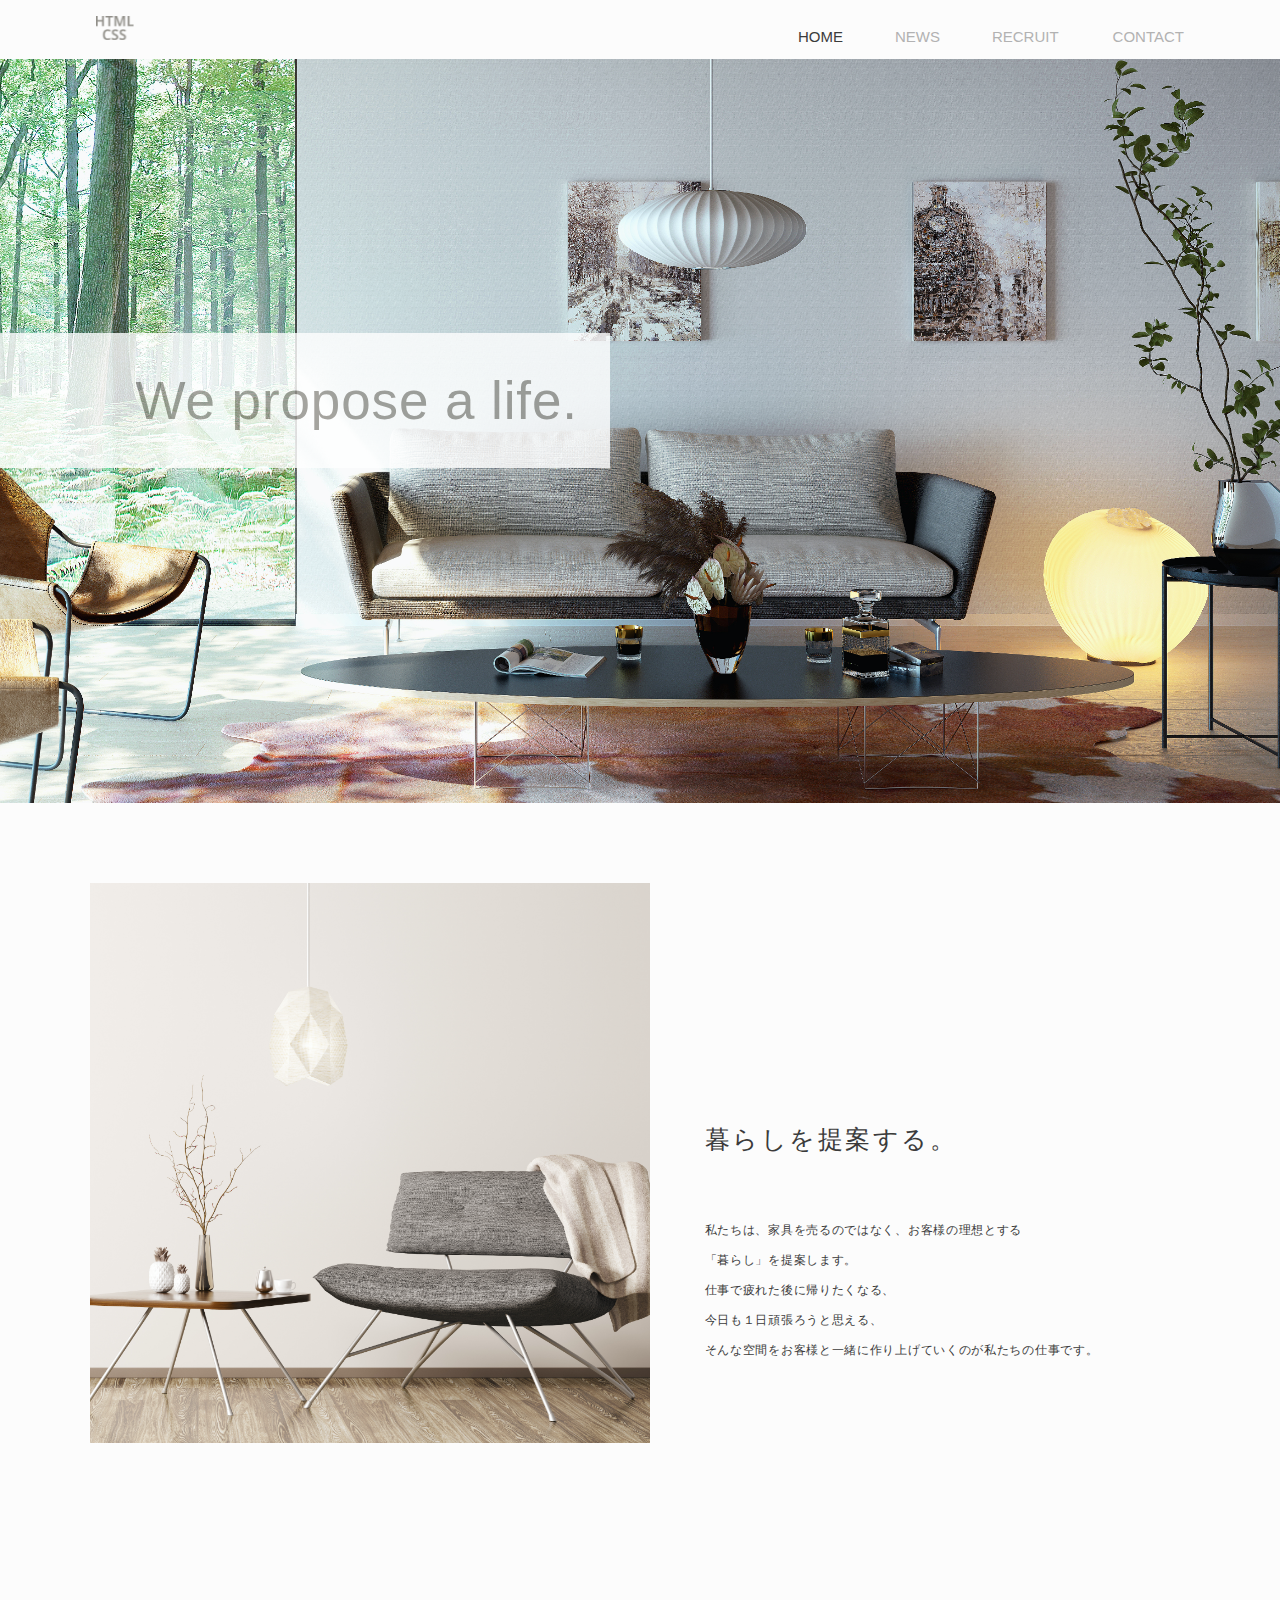
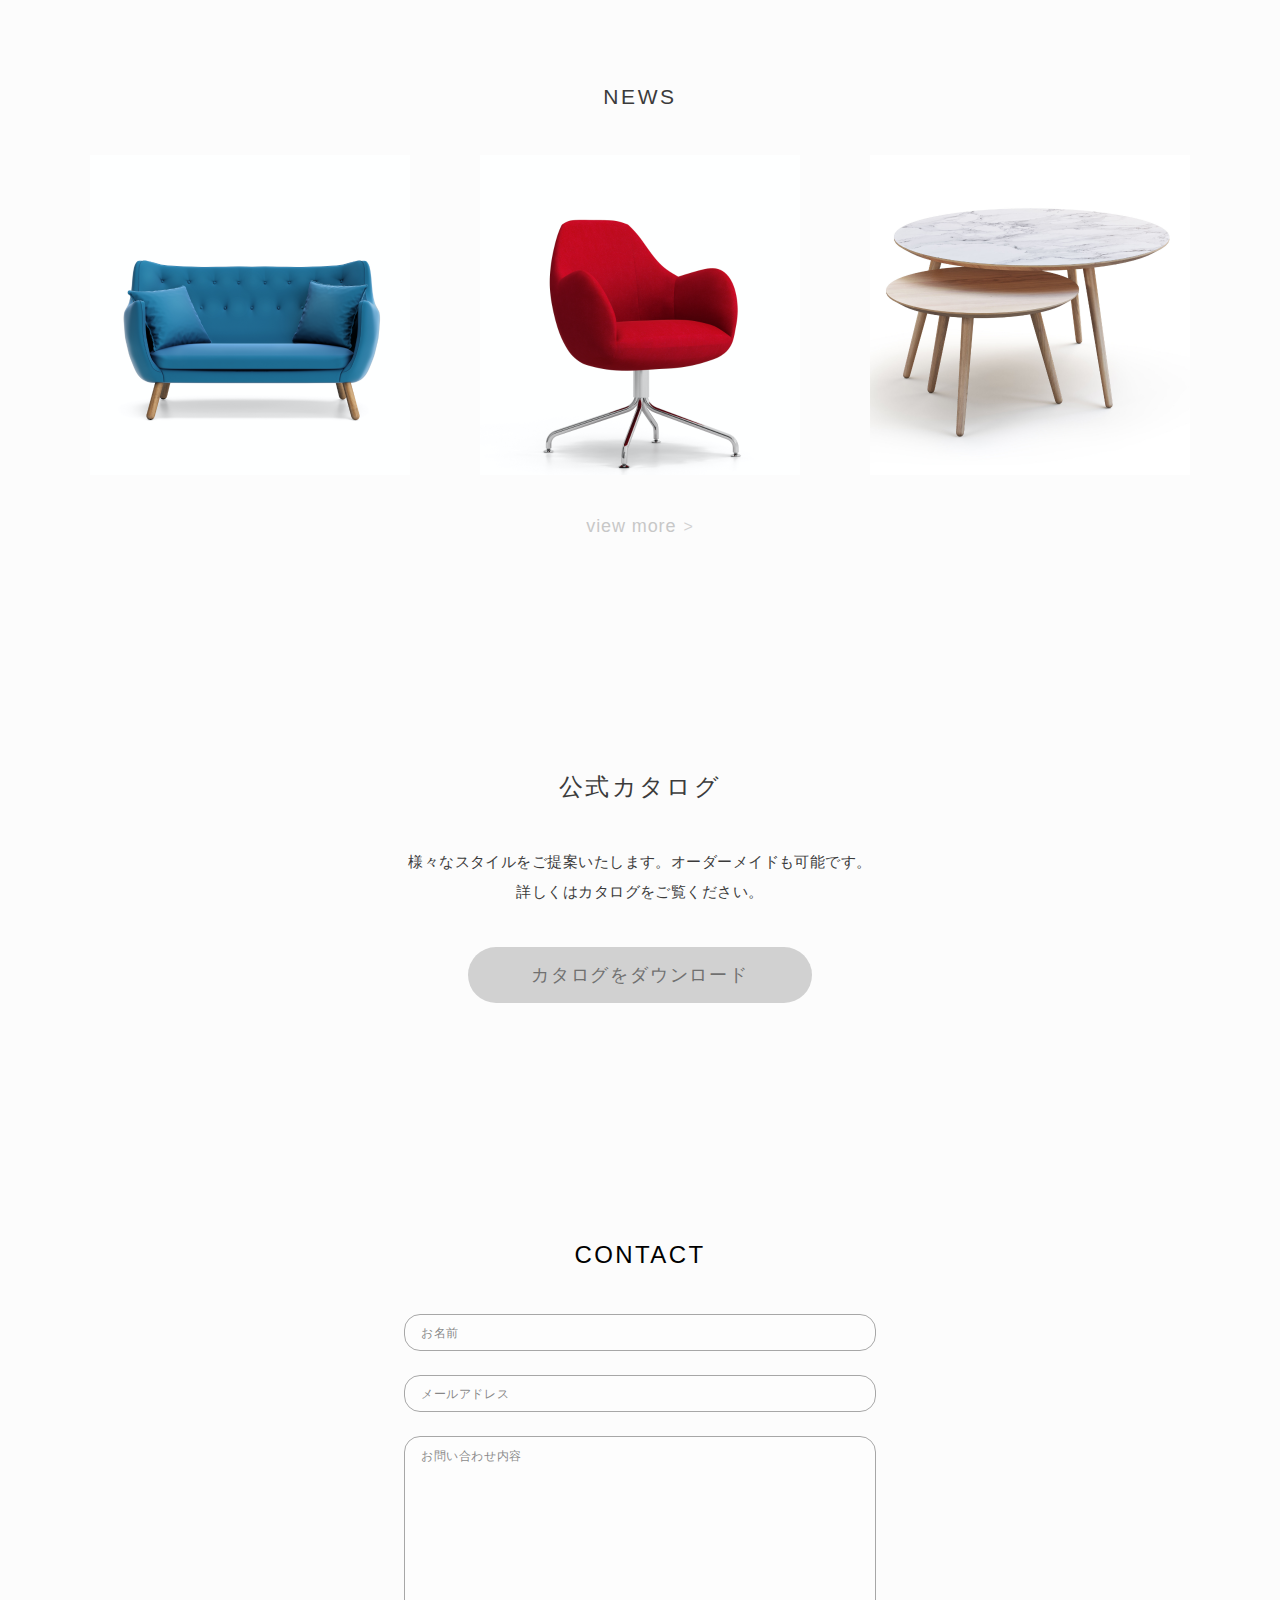
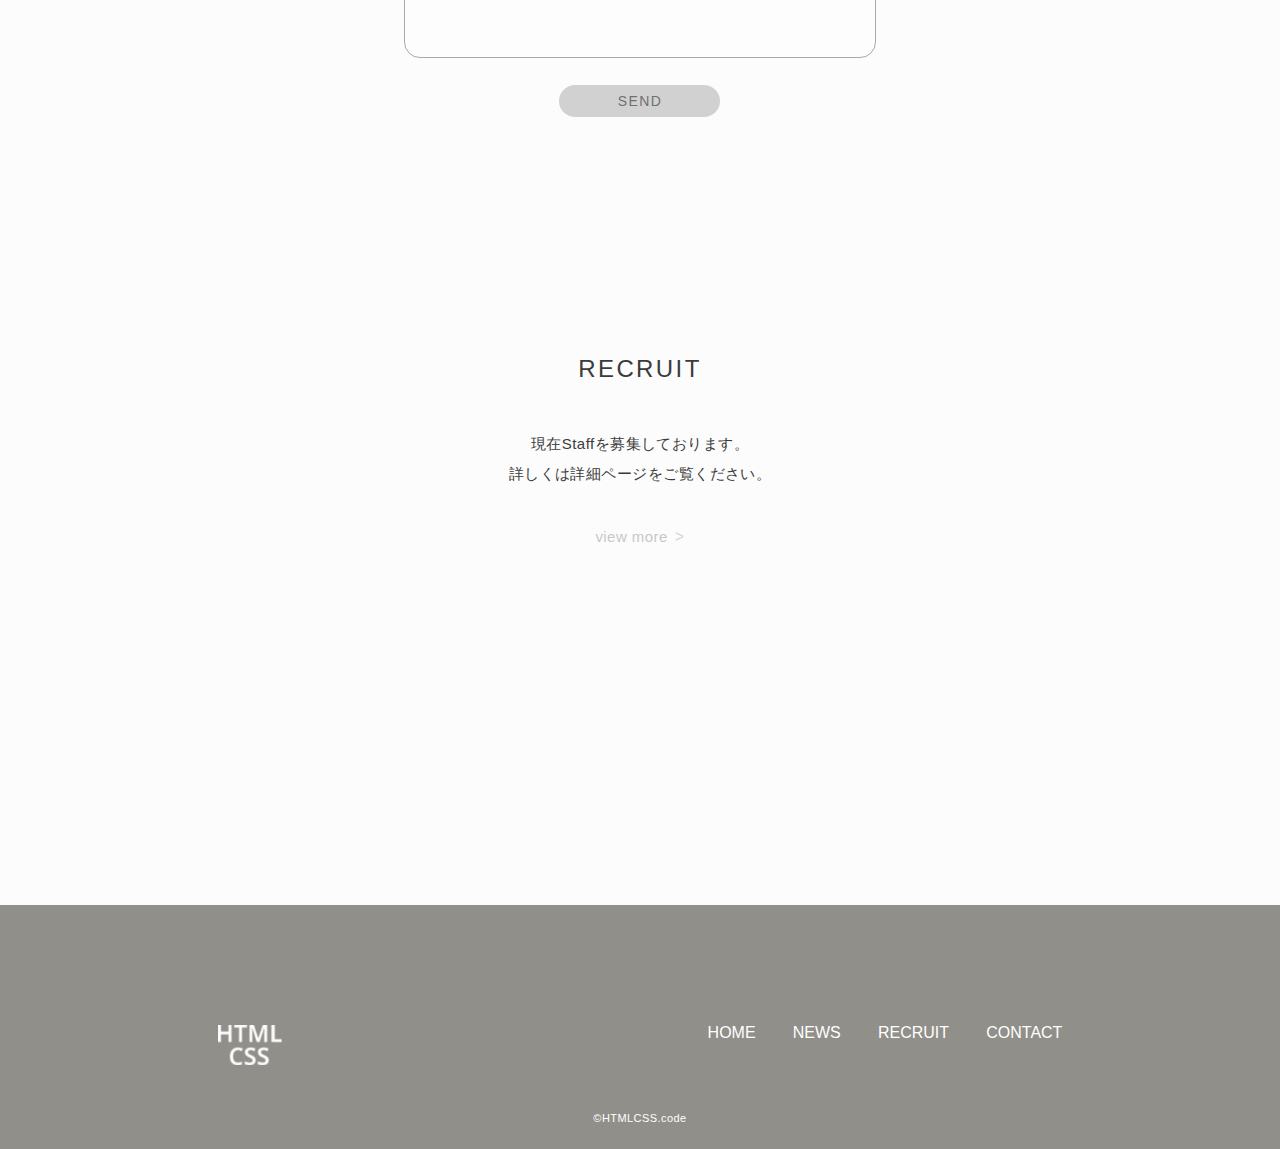
<file: html-kaguya/index.html>
<!DOCTYPE html>
<html lang="ja">

<head>
    <meta charset="UTF-8">
    <meta name="viewport" content="width=device-width, initial-scale=1.0">
    <link rel="stylesheet" href="./css/style.css">
    <link href="https://fonts.googleapis.com/css2?family=Noto+Sans&display=swap" rel="stylesheet">
    <title>HTML/CSS-家具屋</title>
</head>

<body>
    <header class="pc-size">
        <div class="header-container">
            <p class="header-logo"><img src="./img/logo_header.png" srcset="./img/logo_header.png 1x,img/logo_header@2x.png 2x" alt="HTML/CSS"></p>
            <nav class="header-nav">
                <ul>
                    <li class="active-page"><a href="index.html">HOME</a></li>
                    <li><a href="./news/news.html">NEWS</a></li>
                    <li><a href="./recruit/recruit.html">RECRUIT</a></li>
                    <li><a href="./contact/contact.html">CONTACT</a></li>
                </ul>
            </nav>
        </div>
    </header>
    <!-- sp -->
    <header class="sp-size">
        <div class="header-container">
            <p class="header-logo">
                <img src="./img/logo_footer.png" srcset="./img/logo_footer.png 1x,img/logo_footer@2x.png 2x" alt="HTML/CSS">
            </p>
            <a href="#" class="sp-hamburger">
                <span></span>
                <span></span>
                <span></span>
            </a>
        </div>
    </header>
    <!-- sp -->
    <main>
        <section class="fv pc-size">
            <h1 class="fv-title">We propose a life.</h1>
        </section>
        <!-- sp -->
        <section class="fv sp-size">
            <div class="sp-header-menu">
                <ul>
                    <li class="active-page"><a href="index.html">HOME</a></li>
                    <li><a href="./news/news.html">NEWS</a></li>
                    <li><a href="./recruit/recruit.html">RECRUIT</a></li>
                    <li><a href="./contact/contact.html">CONTACT</a></li>
                </ul>
            </div>
            <h1 class="fv-title">
                <span class="fv-title-we">We</span>
                <span class="fv-title-propose">propose</span>
                <span class="fv-title-life">a life.</span>
            </h1>
            <!-- sp -->
        </section>
        <div class="contents-wrap">
            <div class="concept pc-size">
                <section class="concept-text">
                    <h2>暮らしを提案する。</h2>
                    <p>私たちは、家具を売るのではなく、お客様の理想とする<br>
                        「暮らし」を提案します。</p>
                    <p>仕事で疲れた後に帰りたくなる、<br>
                        今日も１日頑張ろうと思える、<br>
                        そんな空間をお客様と一緒に作り上げていくのが私たちの仕事です。</p>
                </section>
                <p class="concept-img"><img src="./img/concept.png" srcset="img/concept.png 1x,img/concept@2x.png 2x" alt="暮らし"></p>
            </div>
            <!-- sp -->
            <div class="concept sp-size">
                <section class="concept-text">
                    <h2>暮らしを提案する。</h2>
                    <p>私たちは、家具を売るのではなく、<br>
                        お客様の理想とする<br>
                        「暮らし」を提案します。</p>
                    <p>仕事で疲れた後に帰りたくなる、<br>
                        今日も１日頑張ろうと思える、<br>
                        そんな空間をお客様と一緒に作り上げていくのが<br>
                        私たちの仕事です。</p>
                </section>
                <p class="concept-img"><img src="./img/concept.png" srcset="img/concept.png 1x,img/concept@2x.png 2x" alt="暮らし"></p>
            </div>
            <!-- sp -->
            <section class="news-container">
                <h2>NEWS</h2>
                <div class="news-img-box">
                    <ul class="news-about item-sofa">
                        <li class="news-about-img"><img src="./img/news01.png" srcset="./img/news01.png 1x,./img/news01@2x.png 2x" alt="ソファー"></li>
                        <li class="news-about-shadow"><span class="news-about-text">アームストロングのカウチ入荷</span></li>
                    </ul>
                    <ul class="news-about item-chair">
                        <li class="news-about-img"><img src="./img/news02.png" srcset="./img/news02.png 1x,./img/news02@2x.png 2x" alt="チェア"></li>
                        <li class="news-about-shadow"><span class="news-about-text">アームストロングのチェア再入荷</span></li>
                    </ul>
                    <ul class="news-about item-table">
                        <li class="news-about-img"><img src="./img/news03.png" srcset="./img/news03.png 1x,./img/news03@2x.png 2x" alt="テーブル"></li>
                        <li class="news-about-shadow"><span class="news-about-text">アームストロングのテーブル入荷</span></li>
                    </ul>
                </div>
                <p class="news-more"><a href="./news/news.html">view more</a></p>
            </section>
            <section class="catalog">
                <h2>公式カタログ</h2>
                <p class="catalog-text">様々なスタイルをご提案いたします。オーダーメイドも可能です。<br>
                    詳しくはカタログをご覧ください。</p>
                <p class="catalog-download"><a href="#">カタログをダウンロード</a></p>
            </section>
            <section class="contact">
                <h2>CONTACT</h2>
                <form action="#">
                    <p class="contact-name"><input type="text" name="name" placeholder="お名前"></p>
                    <p class="contact-email"><input type="email" name="email" placeholder="メールアドレス"></p>
                    <p class="contact-textarea"><textarea name="contact" placeholder="お問い合わせ内容"></textarea></p>
                    <p class="contact-submit pc-size change-btn"><span>SEND</span></p>
                    <!-- sp -->
                    <p class="sp-contact-submit sp-size change-btn"><span>SEND</span></p>
                    <!-- sp -->
                </form>
            </section>
            <section class="recruit">
                <h2>RECRUIT</h2>
                <p>現在Staffを募集しております。<br>
                    詳しくは詳細ページをご覧ください。</p>
                <p class="recruit-more"><a href="./recruit/recruit.html">view more</a></p>
            </section>
        </div>
    </main>
    <footer>
        <div class="footer-container">
            <p class="footer-logo"><img src="./img/logo_footer.png" srcset="img/logo_footer.png 1x,img/logo_footer@2x.png 2x" alt="HTML/CSS"></p>
            <nav class="footer-nav pc-size">
                <ul>
                    <li><a href="index.html">HOME</a></li>
                    <li><a href="./news/news.html">NEWS</a></li>
                    <li><a href="./recruit/recruit.html">RECRUIT</a></li>
                    <li><a href="./contact/contact.html">CONTACT</a></li>
                </ul>
            </nav>
        </div>
        <p><small>&copy;HTMLCSS.code</small></p>
    </footer>
    <script src="./js/jquery.min.js"></script>
    <script src="./js/script.js"></script>
</body>

</html>
</file>
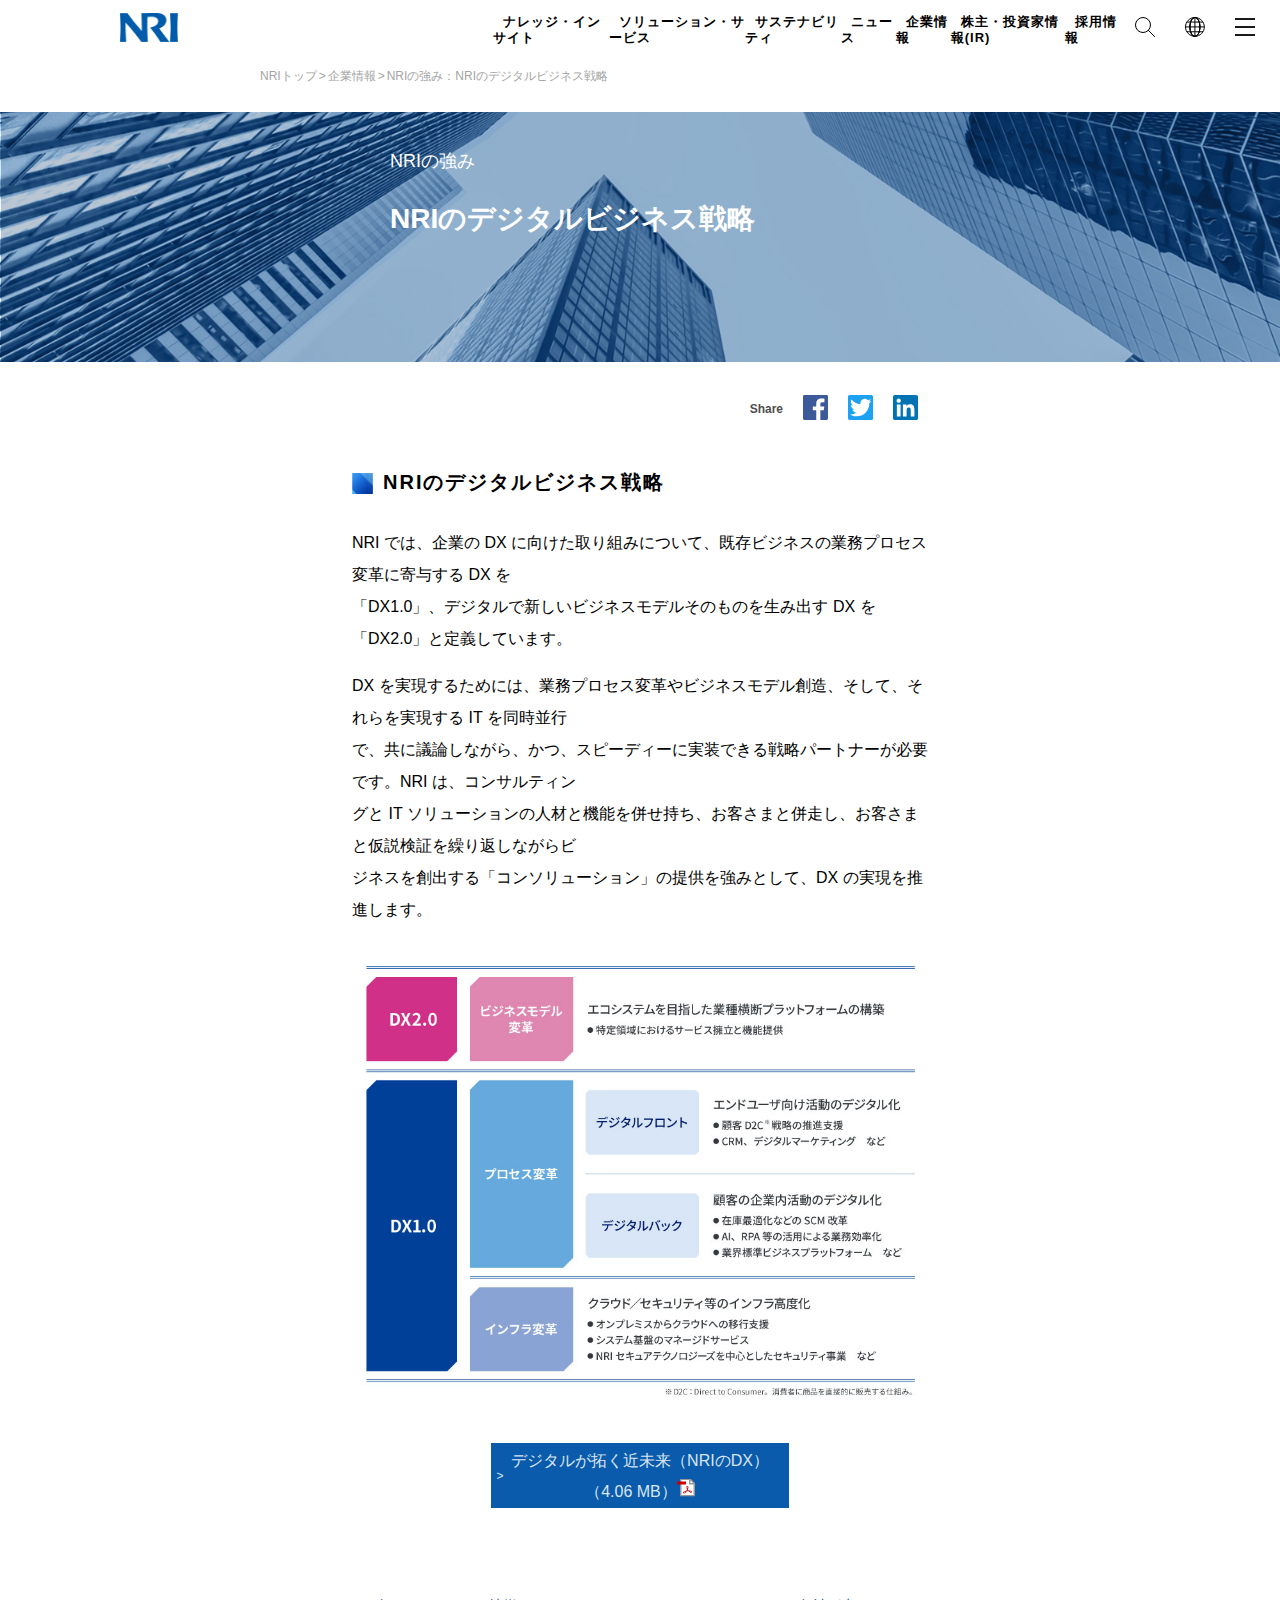
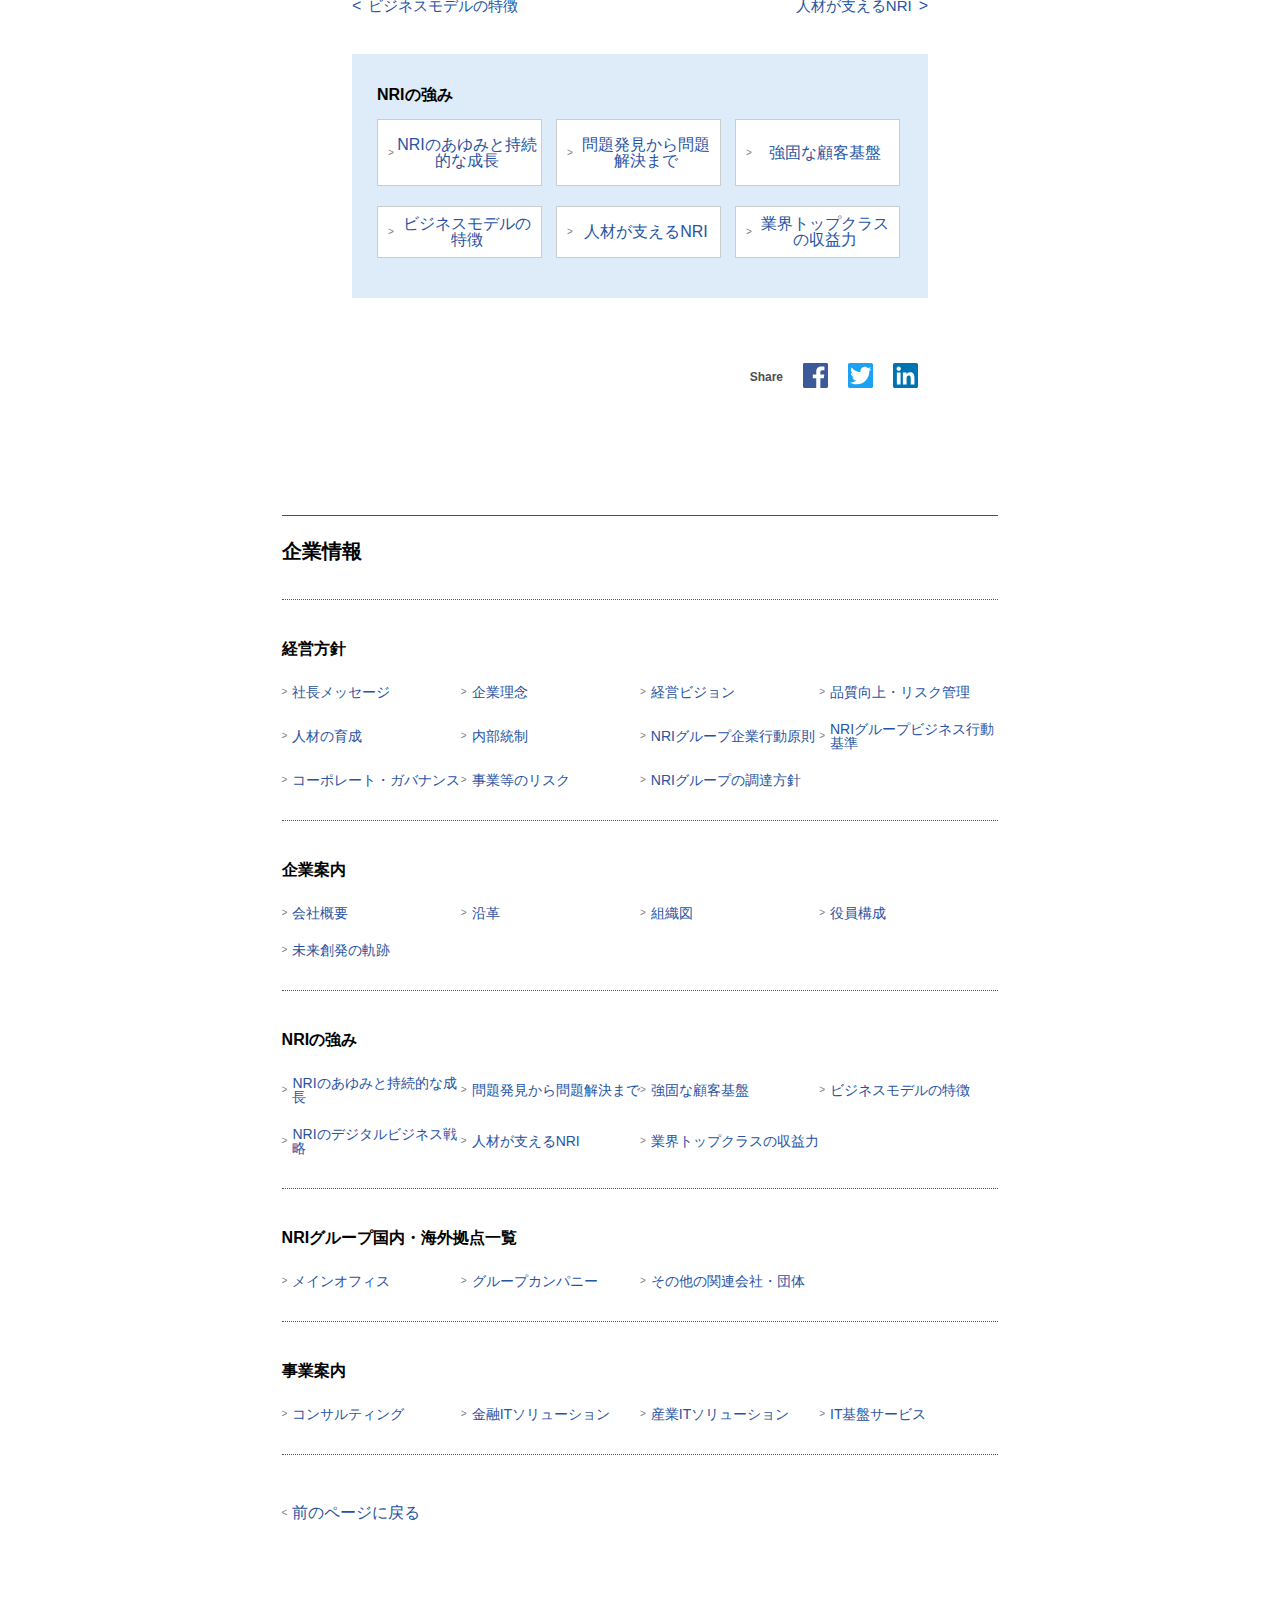
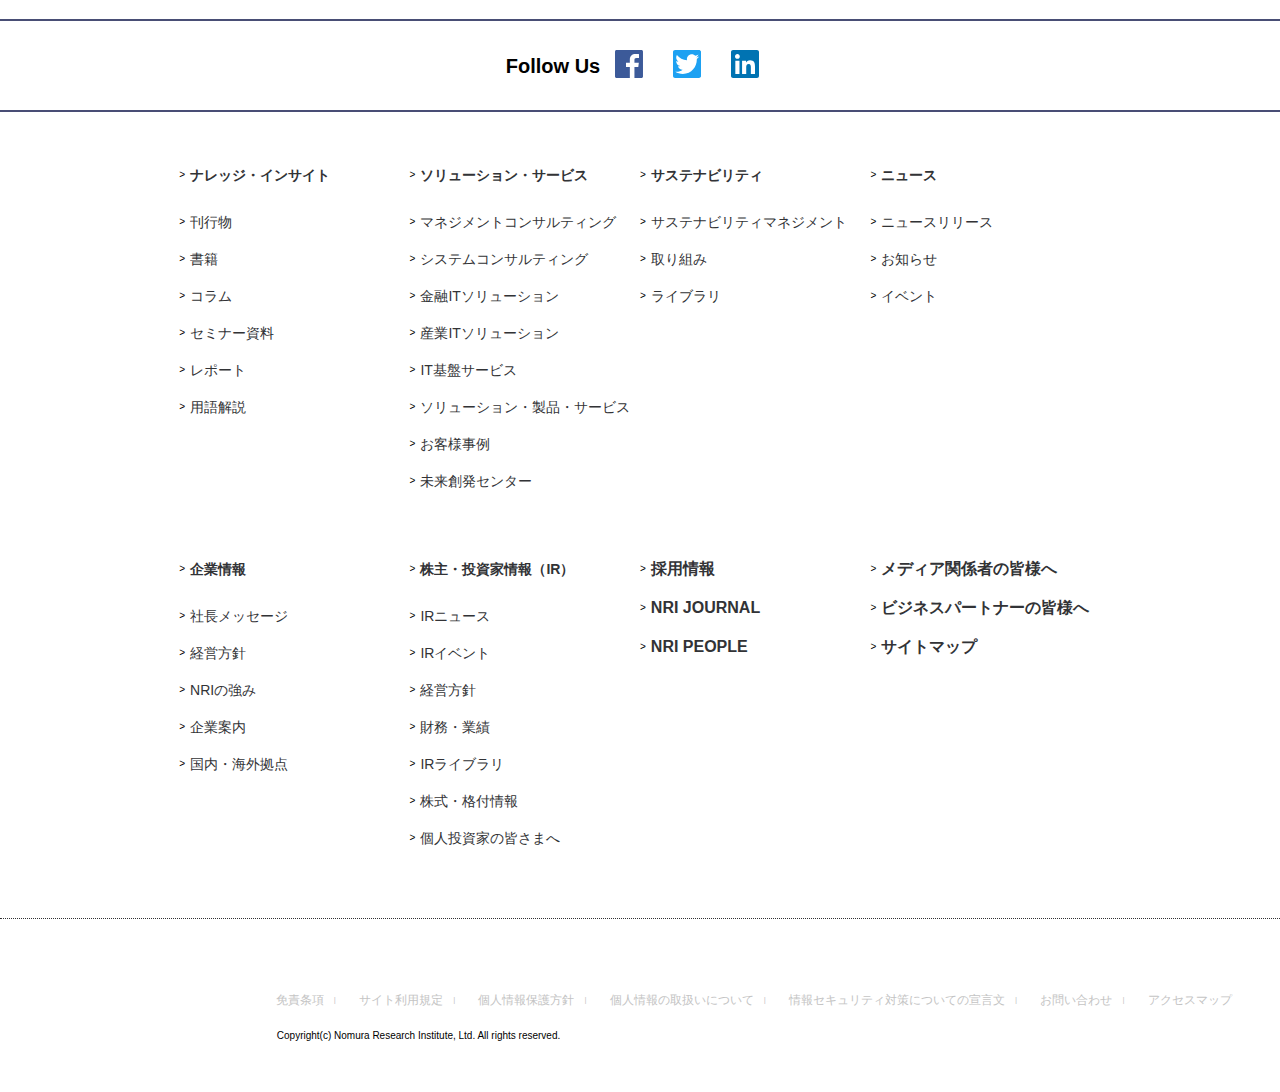
<file: html-nri/index.html>
<!DOCTYPE html>
<html lang="ja">
<head>
    <meta charset="UTF-8">
    <meta name="viewport" content="width=device-width,initial-scale=1">
    <link rel="stylesheet" href="./css/style.css">
    <title>html-nri課題</title>
</head>
<body>
    <!-- ======= ヘッダーstart ===== -->
    <header>
        <p class="header-logo"><img src="./img/nri-logo.png" alt="NRIロゴ"></p>
        <div class="header-menu">
            <nav class="header-nav">
                <ul>
                    <li><a href="#">ナレッジ・インサイト</a></li>
                    <li><a href="#">ソリューション・サービス</a></li>
                    <li><a href="#">サステナビリティ</a></li>
                    <li><a href="#">ニュース</a></li>
                    <li><a href="#">企業情報</a></li>
                    <li><a href="#">株主・投資家情報(IR)</a></li>
                    <li><a href="#">採用情報</a></li>
                </ul>
            </nav>
            <div class="header-icon">
                <p><img src="./img/glass.svg" alt="検索"></p>
                <p><img src="./img/earth.svg" alt="言語"></p>
                <!-- ======= ハンバーガーメニューstart ===== -->
                <p id="hamburger">
                    <!-- 多分クリックしたときのアクション チェックボックス。常に非表示にする-->
                    <input type="checkbox" name="name" id="humbergar" class="humbergar-none">
                    <!-- チェックボックスのラベルここにアイコンを表示 -->
                    <label id="nav-open" for="humbergar">
                        <span class="icon-line1"></span>
                        <span class="icon-line2"></span>
                        <span class="icon-line3"></span>
                    </label>
                </p>
                <!-- ======= ハンバーガーメニューend ===== -->
            </div>
        </div>
    </header>
    <!-- ======= ヘッダーend ===== -->
    <div class="back-page-top"><a href="#"></a></div><!-- ページトップに戻るボタン -->
    <!-- main start -->
    <main>
        <ul class="breadcrumbs-list">
            <!-- ======= パンクズリストstart ===== -->
            <li>NRIトップ</li>
            <li>企業情報</li>
            <li>NRIの強み：NRIのデジタルビジネス戦略</li>
        </ul><!-- ======= パンクズリストend ===== -->
        <section class="fv">
            <div class="fv-title">
                <h1>NRIのデジタルビジネス戦略</h1>
                <p>NRIの強み</p>
            </div>
            <p class="fv-img"><img src="./img/h1_whats_2.jpg" alt=""></p>
        </section>
        <div class="main-area">
            <ul class="sns-icon">
                <li>Share</li>
                <li><a href="#"><img src="./img/icon-facebook.svg" alt="Facebook"></a></li>
                <li><a href="#"><img src="./img/icon-twitter.svg" alt="Twitter"></a></li>
                <li><a href="#"><img src="./img/icon-linkedin.svg" alt="Linkedin"></a></li>
            </ul>
            <article class="main-contents">
                <h2>NRIのデジタルビジネス戦略</h2>
                <div class="main-area-txt">
                    <p>NRI では、企業の DX に向けた取り組みについて、既存ビジネスの業務プロセス変革に寄与する DX を<br>
                        「DX1.0」、デジタルで新しいビジネスモデルそのものを生み出す DX を「DX2.0」と定義しています。</p>
                    <p>DX を実現するためには、業務プロセス変革やビジネスモデル創造、そして、それらを実現する IT を同時並行<br>
                        で、共に議論しながら、かつ、スピーディーに実装できる戦略パートナーが必要です。NRI は、コンサルティン<br>
                        グと IT ソリューションの人材と機能を併せ持ち、お客さまと併走し、お客さまと仮説検証を繰り返しながらビ<br>
                        ジネスを創出する「コンソリューション」の提供を強みとして、DX の実現を推進します。</p>
                </div>
                <p><img src="./img/story06_img_01.jpg" alt=""></p>
                <p class="btn-pdf"><a href="#">デジタルが拓く近未来（NRIのDX）<br>（4.06 MB）</a></p>
            </article>
            <div class="main-area-sublink">
                <p><a href="#">ビジネスモデルの特徴</a></p>
                <p><a href="#">人材が支えるNRI</a></p>
            </div>
            <div class="strongpoint-area">
                <h3>NRIの強み</h3>
                <ul class="strongpoint-area-link-1">
                    <li><a href="#">NRIのあゆみと持続的な成長</a></li>
                    <li><a href="#">問題発見から問題解決まで</a></li>
                    <li><a href="#">強固な顧客基盤</a></li>
                </ul>
                <ul class="strongpoint-area-link-2">
                    <li><a href="#">ビジネスモデルの特徴</a></li>
                    <li><a href="#">人材が支えるNRI</a></li>
                    <li><a href="#">業界トップクラスの収益力</a></li>
                </ul>
            </div>
            <ul class="sns-icon">
                <li>Share</li>
                <li><a href="#"><img src="./img/icon-facebook.svg" alt="Facebook"></a></li>
                <li><a href="#"><img src="./img/icon-twitter.svg" alt="Twitter"></a></li>
                <li><a href="#"><img src="./img/icon-linkedin.svg" alt="Linkedin"></a></li>
            </ul>
        </div>
        <!-- 企業情報部分start -->
        <div class="company-info">
            <h2>企業情報</h2>
            <div class="company-info-list">
                <h3>経営方針</h3>
                <ul>
                    <li><a href="#">社長メッセージ</a></li>
                    <li><a href="#">企業理念</a></li>
                    <li><a href="#">経営ビジョン</a></li>
                    <li><a href="#">品質向上・リスク管理</a></li>
                </ul>
                <ul>
                    <li><a href="#">人材の育成</a></li>
                    <li><a href="#">内部統制</a></li>
                    <li><a href="#">NRIグループ企業行動原則</a></li>
                    <li><a href="#">NRIグループビジネス行動基準</a></li>
                </ul>
                <ul>
                    <li><a href="#">コーポレート・ガバナンス</a></li>
                    <li><a href="#">事業等のリスク</a></li>
                    <li><a href="#">NRIグループの調達方針</a></li>
                </ul>
            </div>
            <div class="company-info-list">
                <h3>企業案内</h3>
                <ul>
                    <li><a href="#">会社概要</a></li>
                    <li><a href="#">沿革</a></li>
                    <li><a href="#">組織図</a></li>
                    <li><a href="#">役員構成</a></li>
                </ul>
                <ul>
                    <li><a href="#">未来創発の軌跡</a></li>
                </ul>
            </div>
            <div class="company-info-list">
                <h3>NRIの強み</h3>
                <ul>
                    <li><a href="#">NRIのあゆみと持続的な成長</a></li>
                    <li><a href="#">問題発見から問題解決まで</a></li>
                    <li><a href="#">強固な顧客基盤</a></li>
                    <li><a href="#">ビジネスモデルの特徴</a></li>
                </ul>
                <ul>
                    <li><a href="#">NRIのデジタルビジネス戦略</a></li>
                    <li><a href="#">人材が支えるNRI</a></li>
                    <li><a href="#">業界トップクラスの収益力</a></li>
                </ul>
            </div>
            <div class="company-info-list">
                <h3>NRIグループ国内・海外拠点一覧</h3>
                <ul>
                    <li><a href="#">メインオフィス</a></li>
                    <li><a href="#">グループカンパニー</a></li>
                    <li><a href="#">その他の関連会社・団体</a></li>
                </ul>
            </div>
            <div class="company-info-list">
                <h3>事業案内</h3>
                <ul>
                    <li><a href="#">コンサルティング</a></li>
                    <li><a href="#">金融ITソリューション</a></li>
                    <li><a href="#">産業ITソリューション</a></li>
                    <li><a href="#">IT基盤サービス</a></li>
                </ul>
            </div>
            <p class="last-link"><a href="#">前のページに戻る</a></p>
        </div>
        <!-- 企業情報部分end -->
        <!-- Follow Us部分start -->
        <div class="Follow-sns">
            <h3>Follow Us</h3>
            <p><a href="#"><img src="./img/icon-facebook.svg" alt="Facebook"></a></p>
            <p><a href="#"><img src="./img/icon-twitter.svg" alt="Twitter"></a></p>
            <p><a href="#"><img src="./img/icon-linkedin.svg" alt="Linkedin"></a></p>
        </div>
        <div class="page-link-area">
            <div class="link-block">
                <ul>
                    <li class="link-block-title"><h3><a href="#">ナレッジ・インサイト</a></h3></li>
                    <li><a href="#">刊行物</a></li>
                    <li><a href="#">書籍</a></li>
                    <li><a href="#">コラム</a></li>
                    <li><a href="#">セミナー資料</a></li>
                    <li><a href="#">レポート</a></li>
                    <li><a href="#">用語解説</a></li>
                </ul>
                <ul>
                    <li class="link-block-title"><h3><a href="#">ソリューション・サービス</a></h3></li>
                    <li><a href="#">マネジメントコンサルティング</a></li>
                    <li><a href="#">システムコンサルティング</a></li>
                    <li><a href="#">金融ITソリューション</a></li>
                    <li><a href="#">産業ITソリューション</a></li>
                    <li><a href="#">IT基盤サービス</a></li>
                    <li><a href="#">ソリューション・製品・サービス</a></li>
                    <li><a href="#">お客様事例</a></li>
                    <li><a href="#">未来創発センター</a></li>
                </ul>
                <ul>
                    <li class="link-block-title"><h3><a href="#">サステナビリティ</a></h3></li>
                    <li><a href="#">サステナビリティマネジメント</a></li>
                    <li><a href="#">取り組み</a></li>
                    <li><a href="#">ライブラリ</a></li>
                </ul>
                <ul>
                    <li class="link-block-title"><h3><a href="#">ニュース</a></h3></li>
                    <li><a href="#">ニュースリリース</a></li>
                    <li><a href="#">お知らせ</a></li>
                    <li><a href="#">イベント</a></li>
                </ul>
            </div>
            <div class="link-block">
                <ul>
                    <li class="link-block-title"><h3><a href="#">企業情報</a></h3></li>
                    <li><a href="#">社長メッセージ</a></li>
                    <li><a href="#">経営方針</a></li>
                    <li><a href="#">NRIの強み</a></li>
                    <li><a href="#">企業案内</a></li>
                    <li><a href="#">国内・海外拠点</a></li>
                </ul>
                <ul>
                    <li class="link-block-title"><h3><a href="#">株主・投資家情報（IR）</a></h3></li>
                    <li><a href="#">IRニュース</a></li>
                    <li><a href="#">IRイベント</a></li>
                    <li><a href="#">経営方針</a></li>
                    <li><a href="#">財務・業績</a></li>
                    <li><a href="#">IRライブラリ</a></li>
                    <li><a href="#">株式・格付情報</a></li>
                    <li><a href="#">個人投資家の皆さまへ</a></li>
                </ul>
                <ul>
                    <li class="link-bold"><a href="#">採用情報</a></li>
                    <li class="link-bold"><a href="#">NRI JOURNAL</a></li>
                    <li class="link-bold"><a href="#">NRI PEOPLE</a></li>
                </ul>
                <ul>
                    <li class="link-bold"><a href="#">メディア関係者の皆様へ</a></li>
                    <li class="link-bold"><a href="#">ビジネスパートナーの皆様へ</a></li>
                    <li class="link-bold"><a href="#">サイトマップ</a></li>
                </ul>
            </div>
        </div>
        <!-- Follow Us部分 end -->
    </main>
    <!-- main end -->
    <!-- footer start -->
    <footer>
        <ul>
            <li><a href="#">免責条項</a></li>
            <li><a href="#">サイト利用規定</a></li>
            <li><a href="#">個人情報保護方針</a></li>
            <li><a href="#">個人情報の取扱いについて</a></li>
            <li><a href="#">情報セキュリティ対策についての宣言文</a></li>
            <li><a href="#">お問い合わせ</a></li>
            <li><a href="#">アクセスマップ</a></li>
        </ul>
        <p><small>Copyright(c) Nomura Research Institute, Ltd. All rights reserved.</small></p>
    </footer>
    <!-- footer end -->
</body>
</html>
</file>
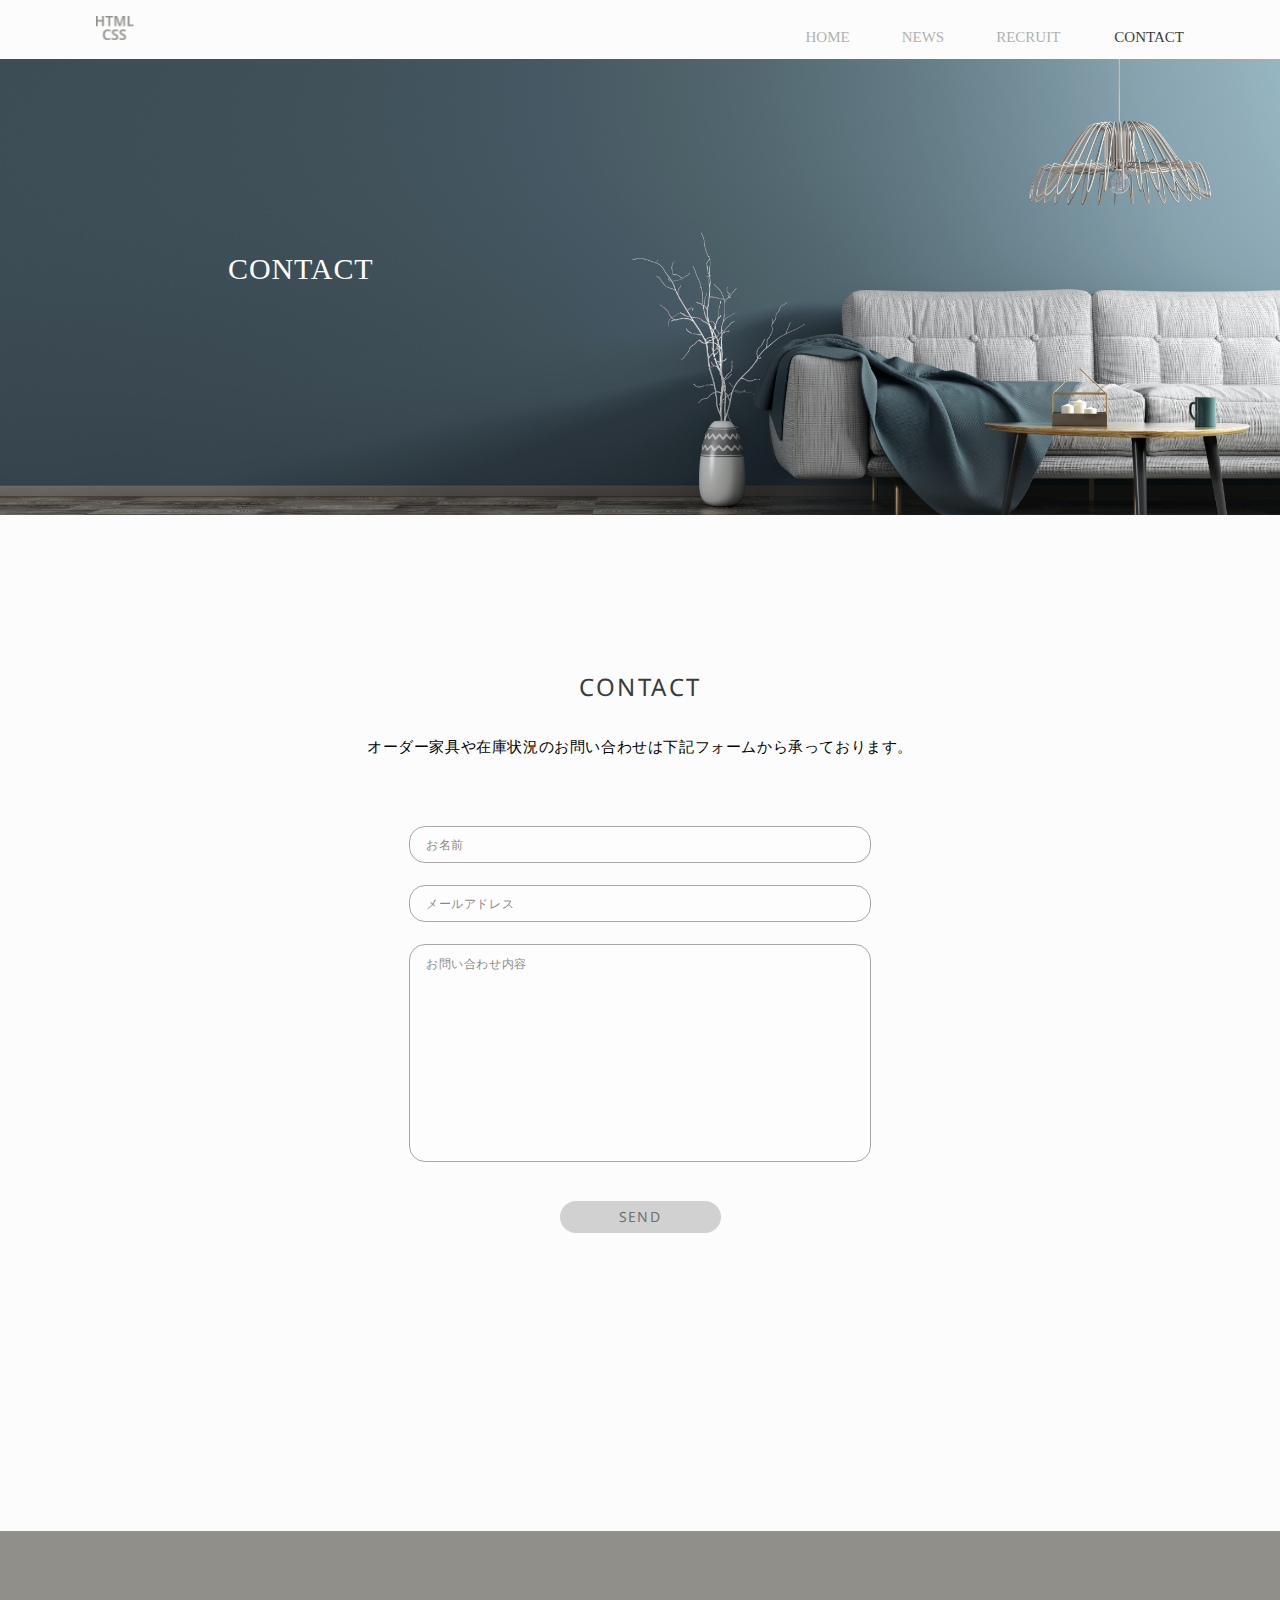
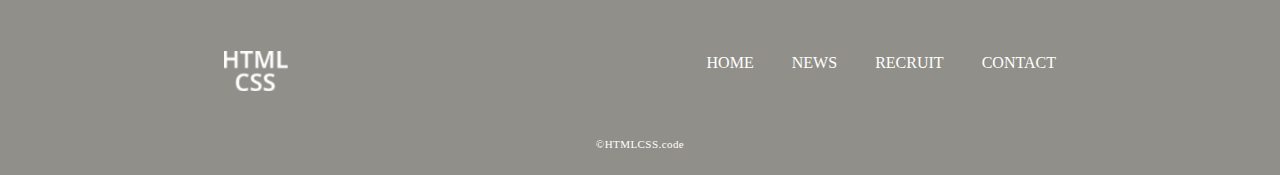
<file: html-kaguya/contact/contact.html>
<!DOCTYPE html>
<html lang="ja">

<head>
    <meta charset="UTF-8">
    <meta name="viewport" content="width=device-width, initial-scale=1.0">
    <link rel="stylesheet" href="../contact/css/contact-style.css">
    <link href="https://fonts.googleapis.com/css2?family=Noto+Sans&display=swap" rel="stylesheet">
    <title>HTML/CSS-家具屋-CONTACT</title>
</head>

<body>
    <header class="pc-size">
        <div class="header-container">
            <p class="header-logo"><img src="../img/logo_header.png" srcset="../img/logo_header.png 1x,../img/logo_header@2x.png 2x" alt="HTML/CSS"></p>
            <nav class="header-nav">
                <ul>
                    <li><a href="../index.html">HOME</a></li>
                    <li><a href="../news/news.html">NEWS</a></li>
                    <li><a href="../recruit/recruit.html">RECRUIT</a></li>
                    <li class="active-page"><a href="./contact.html">CONTACT</a></li>
                </ul>
            </nav>
        </div>
    </header>
    <!-- sp -->
    <header class="sp-size">
        <div class="header-container">
            <p class="header-logo">
                <img src="../img/logo_footer.png" srcset="../img/logo_footer.png 1x,../img/logo_footer@2x.png 2x" alt="HTML/CSS">
            </p>
            <a href="#" class="sp-hamburger">
                <span></span>
                <span></span>
                <span></span>
            </a>
        </div>
    </header>
    <!-- sp -->
    <main>
        <section class="fv pc-size">
            <h1 class="sub-page-title contact-title">CONTACT</h1>
        </section>
        <section class="fv sp-size">
            <h1 class="sub-page-title contact-title">CONTACT</h1>
            <div class="sp-header-menu">
                <ul>
                    <li class="active-page"><a href="../index.html">HOME</a></li>
                    <li><a href="../news/news.html">NEWS</a></li>
                    <li><a href="../recruit/recruit.html">RECRUIT</a></li>
                    <li><a href="./contact.html">CONTACT</a></li>
                </ul>
            </div>
        </section>
        <div class="contents-wrap">
            <section class="contact">
                <h2>CONTACT</h2>
                <p class="contact-sub-text pc-size">オーダー家具や在庫状況のお問い合わせは下記フォームから承っております。</p>
                <form action="#">
                    <p class="contact-name"><input type="text" name="name" placeholder="お名前"></p>
                    <p class="contact-email"><input type="email" name="email" placeholder="メールアドレス"></p>
                    <p class="contact-textarea"><textarea name="contact" placeholder="お問い合わせ内容"></textarea></p>
                    <p class="contact-submit pc-size change-btn"><span>SEND</span></p>
                    <!-- sp -->
                    <p class="sp-contact-submit sp-size change-btn"><span>SEND</span></p>
                    <!-- sp -->
                </form>
            </section>
        </div>
    </main>
    <footer>
        <div class="footer-container">
            <p class="footer-logo"><img src="../img/logo_footer.png" srcset="../img/logo_footer.png 1x,../img/logo_footer@2x.png 2x" alt="HTML/CSS"></p>
            <nav class="footer-nav pc-size">
                <ul>
                    <li><a href="../index.html">HOME</a></li>
                    <li><a href="../news/news.html">NEWS</a></li>
                    <li><a href="../recruit/recruit.html">RECRUIT</a></li>
                    <li><a href="./contact.html">CONTACT</a></li>
                </ul>
            </nav>
        </div>
        <p><small>&copy;HTMLCSS.code</small></p>
    </footer>
    <script src="../js/jquery.min.js"></script>
    <script src="../js/script.js"></script>
</body>

</html>
</file>
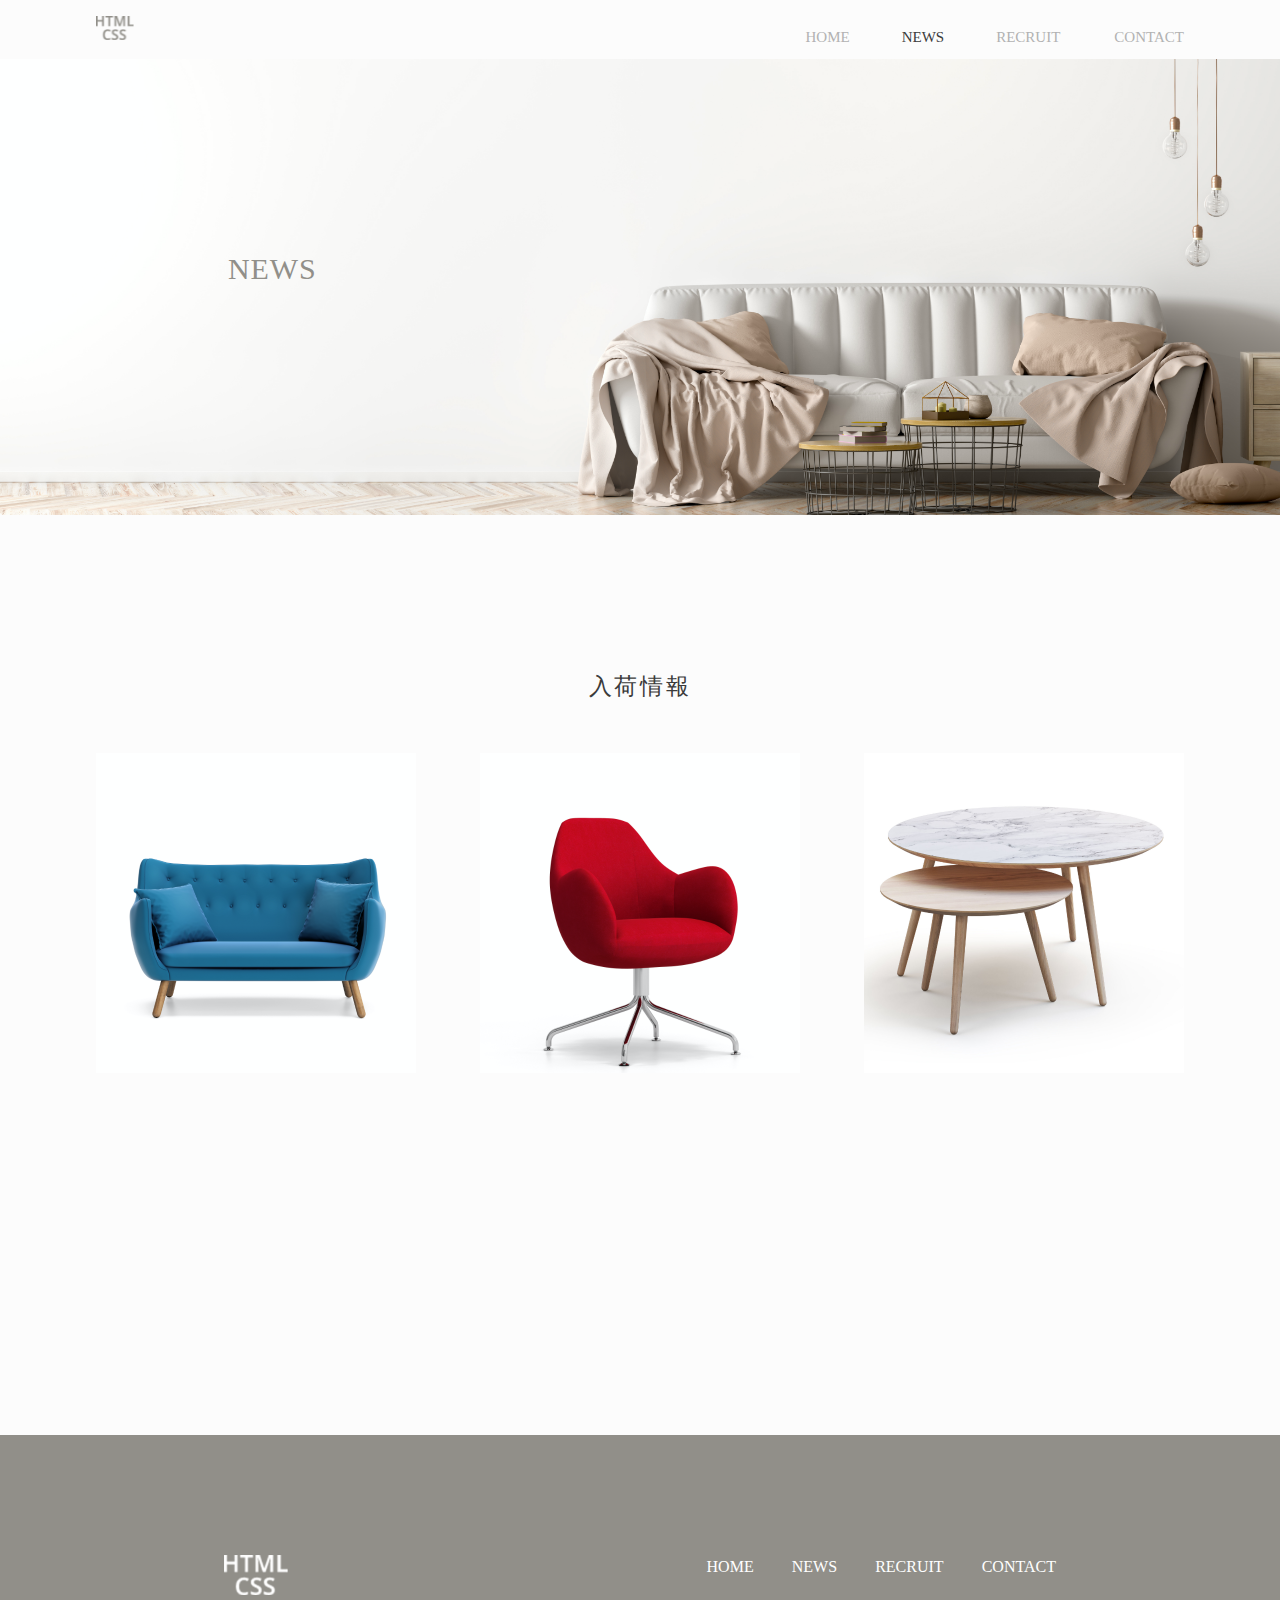
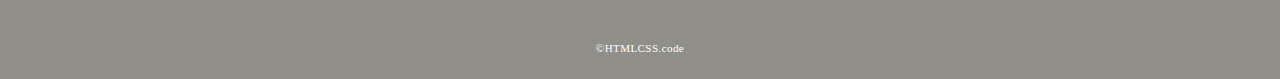
<file: html-kaguya/news/news.html>
<!DOCTYPE html>
<html lang="ja">

<head>
    <meta charset="UTF-8">
    <meta name="viewport" content="width=device-width, initial-scale=1.0">
    <link rel="stylesheet" href="../news/css/news-style.css">
    <link href="https://fonts.googleapis.com/css2?family=Noto+Sans&display=swap" rel="stylesheet">
    <title>HTML/CSS-家具屋-NEWS</title>
</head>

<body>
    <header class="pc-size">
        <div class="header-container">
            <p class="header-logo"><img src="../img/logo_header.png" srcset="../img/logo_header.png 1x,../img/logo_header@2x.png 2x" alt="HTML/CSS"></p>
            <nav class="header-nav">
                <ul>
                    <li><a href="../index.html">HOME</a></li>
                    <li class="active-page"><a href="./news.html">NEWS</a></li>
                    <li><a href="../recruit/recruit.html">RECRUIT</a></li>
                    <li><a href="../contact/contact.html">CONTACT</a></li>
                </ul>
            </nav>
        </div>
    </header>
    <!-- sp -->
    <header class="sp-size">
        <div class="header-container">
            <p class="header-logo">
                <img src="../img/logo_footer.png" srcset="../img/logo_footer.png 1x,../img/logo_footer@2x.png 2x" alt="HTML/CSS">
            </p>
            <a href="#" class="sp-hamburger">
                <span></span>
                <span></span>
                <span></span>
            </a>
        </div>
    </header>
    <!-- sp -->
    <main>
        <section class="fv pc-size">
            <h1 class="sub-page-title news-title">NEWS</h1>
        </section>
        <section class="fv sp-size">
            <h1 class="sub-page-title news-title">NEWS</h1>
            <div class="sp-header-menu">
                <ul>
                    <li class="active-page"><a href="../index.html">HOME</a></li>
                    <li><a href="./news.html">NEWS</a></li>
                    <li><a href="../recruit/recruit.html">RECRUIT</a></li>
                    <li><a href="../contact/contact.html">CONTACT</a></li>
                </ul>
            </div>
        </section>
        <div class="contents-wrap">
            <section class="news-container">
                <h2>入荷情報</h2>
                <div class="news-img-box">
                    <ul class="news-about item-sofa">
                        <li class="news-about-img"><img src="../img/news01.png" srcset="../img/news01.png 1x,../img/news01@2x.png 2x" alt="ソファー"></li>
                        <li class="news-about-shadow"><span class="news-about-text">アームストロングのカウチ入荷</span></li>
                    </ul>
                    <ul class="news-about item-chair">
                        <li class="news-about-img"><img src="../img/news02.png" srcset="../img/news02.png 1x,../img/news02@2x.png 2x" alt="チェア"></li>
                        <li class="news-about-shadow"><span class="news-about-text">アームストロングのチェア再入荷</span></li>
                    </ul>
                    <ul class="news-about item-table">
                        <li class="news-about-img"><img src="../img/news03.png" srcset="../img/news03.png 1x,../img/news03@2x.png 2x" alt="テーブル"></li>
                        <li class="news-about-shadow"><span class="news-about-text">アームストロングのテーブル入荷</span></li>
                    </ul>
                </div>
            </section>
        </div>
    </main>
    <footer>
        <div class="footer-container">
            <p class="footer-logo"><img src="../img/logo_footer.png" srcset="../img/logo_footer.png 1x,../img/logo_footer@2x.png 2x" alt="HTML/CSS"></p>
            <nav class="footer-nav pc-size">
                <ul>
                    <li><a href="../index.html">HOME</a></li>
                    <li><a href="./news.html">NEWS</a></li>
                    <li><a href="../recruit/recruit.html">RECRUIT</a></li>
                    <li><a href="../contact/contact.html">CONTACT</a></li>
                </ul>
            </nav>
        </div>
        <p><small>&copy;HTMLCSS.code</small></p>
    </footer>
    <script src="../js/jquery.min.js"></script>
    <script src="../js/script.js"></script>
</body>

</html>
</file>
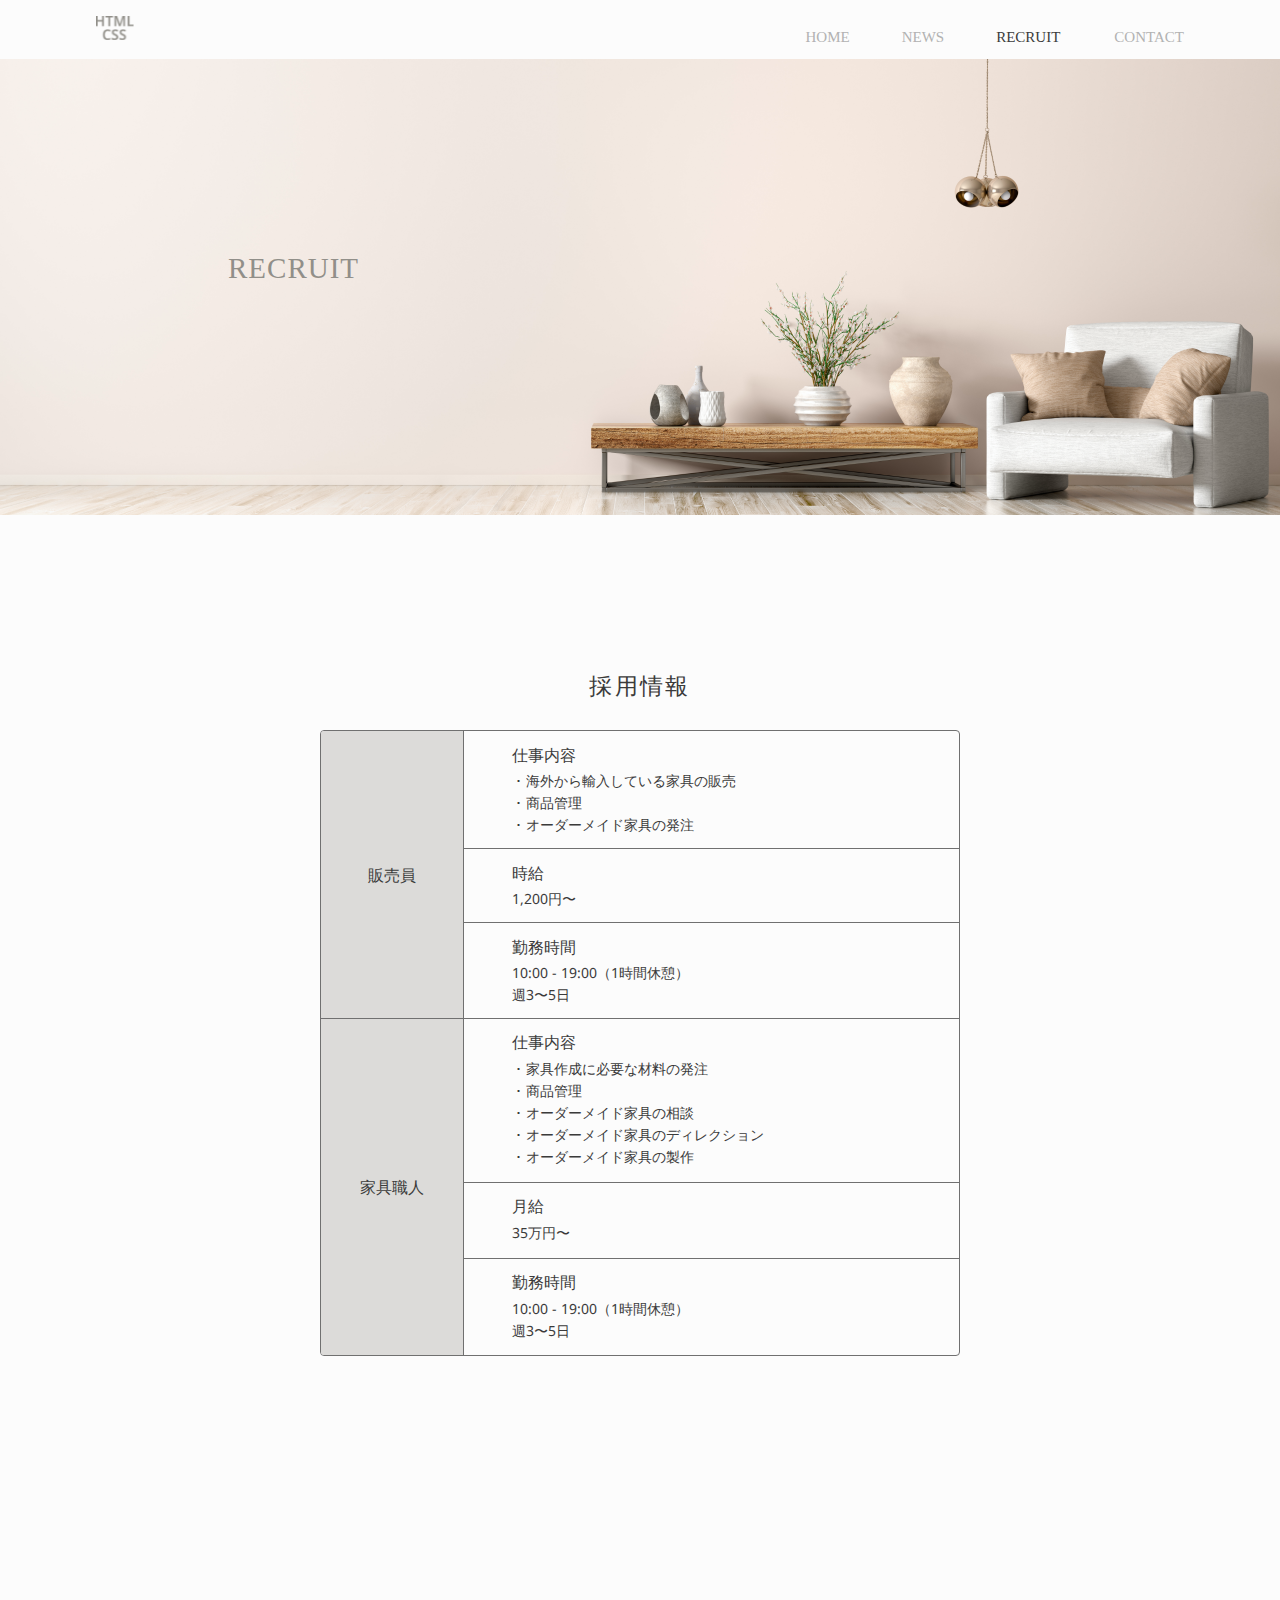
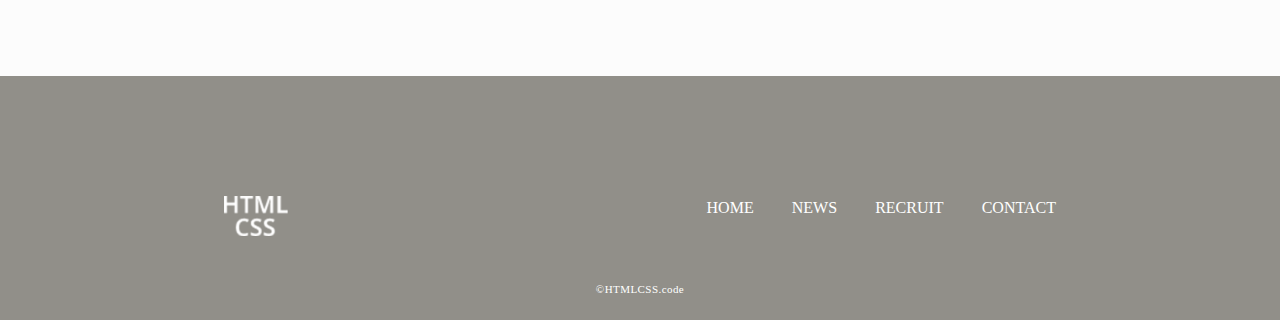
<file: html-kaguya/recruit/recruit.html>
<!DOCTYPE html>
<html lang="ja">

<head>
    <meta charset="UTF-8">
    <meta name="viewport" content="width=device-width, initial-scale=1.0">
    <link rel="stylesheet" href="../recruit/css/recruit-style.css">
    <link href="https://fonts.googleapis.com/css2?family=Noto+Sans&display=swap" rel="stylesheet">
    <title>HTML/CSS-家具屋-RECRUIT</title>
</head>

<body>
    <header class="pc-size">
        <div class="header-container">
            <p class="header-logo"><img src="../img/logo_header.png" srcset="../img/logo_header.png 1x,../img/logo_header@2x.png 2x" alt="HTML/CSS"></p>
            <nav class="header-nav">
                <ul>
                    <li><a href="../index.html">HOME</a></li>
                    <li><a href="../news/news.html">NEWS</a></li>
                    <li class="active-page"><a href="./recruit.html">RECRUIT</a></li>
                    <li><a href="../contact/contact.html">CONTACT</a></li>
                </ul>
            </nav>
        </div>
    </header>
    <!-- sp -->
    <header class="sp-size">
        <div class="header-container">
            <p class="header-logo">
                <img src="../img/logo_footer.png" srcset="../img/logo_footer.png 1x,../img/logo_footer@2x.png 2x" alt="HTML/CSS">
            </p>
            <a href="#" class="sp-hamburger">
                <span></span>
                <span></span>
                <span></span>
            </a>
        </div>
    </header>
    <!-- sp -->
    <main>
        <section class="fv pc-size">
            <h1 class="sub-page-title recruit-title">RECRUIT</h1>
        </section>
        <section class="fv sp-size">
            <h1 class="sub-page-title recruit-title">RECRUIT</h1>
            <div class="sp-header-menu">
                <ul>
                    <li class="active-page"><a href="../index.html">HOME</a></li>
                    <li><a href="../news/news.html">NEWS</a></li>
                    <li><a href="./recruit.html">RECRUIT</a></li>
                    <li><a href="../contact/contact.html">CONTACT</a></li>
                </ul>
            </div>
        </section>
        <div class="contents-wrap">
            <section class="recruit">
                <h2>採用情報</h2>
                <table class="recruit-info-table">
                    <tr class="salesperson-area">
                        <th>販売員</th>
                        <td>
                            <p class="salesperson-job-category border-none">仕事内容</p>
                            <ul class="job-description">
                                <li>海外から輸入している家具の販売</li>
                                <li>商品管理</li>
                                <li>オーダーメイド家具の発注</li>
                            </ul>
                            <p class="salesperson-job-category">時給</p>
                            <ul>
                                <li>1,200円〜</li>
                            </ul>
                            <p class="salesperson-job-category">勤務時間</p>
                            <ul>
                                <li>10:00 - 19:00（1時間休憩）</li>
                                <li>週3〜5日</li>
                            </ul>
                        </td>
                    </tr>
                    <tr class="furniture-maker-area">
                        <th>家具職人</th>
                        <td>
                            <p class="furniture-maker-category border-none">仕事内容</p>
                            <ul class="job-description">
                                <li>家具作成に必要な材料の発注</li>
                                <li>商品管理</li>
                                <li>オーダーメイド家具の相談</li>
                                <li>オーダーメイド家具のディレクション</li>
                                <li>オーダーメイド家具の製作</li>
                            </ul>
                            <p class="furniture-maker-category">月給</p>
                            <ul>
                                <li>35万円〜</li>
                            </ul>
                            <p class="furniture-maker-category">勤務時間</p>
                            <ul>
                                <li>10:00 - 19:00（1時間休憩）</li>
                                <li>週3〜5日</li>
                            </ul>
                        </td>
                    </tr>
                </table>
            </section>
        </div>
    </main>
    <footer>
        <div class="footer-container">
            <p class="footer-logo"><img src="../img/logo_footer.png" srcset="../img/logo_footer.png 1x,../img/logo_footer@2x.png 2x" alt="HTML/CSS"></p>
            <nav class="footer-nav pc-size">
                <ul>
                    <li><a href="../index.html">HOME</a></li>
                    <li><a href="../news/news.html">NEWS</a></li>
                    <li><a href="./recruit.html">RECRUIT</a></li>
                    <li><a href="../contact/contact.html">CONTACT</a></li>
                </ul>
            </nav>
        </div>
        <p><small>&copy;HTMLCSS.code</small></p>
    </footer>
    <script src="../js/jquery.min.js"></script>
    <script src="../js/script.js"></script>
</body>

</html>
</file>
<file: html-kaguya/css/style.css>
body{
    font-family: sans-serif;
    font-size: 16px;
    line-height: 1;
}

a{
    text-decoration: none;
    color: #B2B2B2;
}

a:hover{
    text-decoration: none;
}

ol,ul,li{
    list-style: none;
}
body,p,ol,ul,li,a,h1,h2,h3,small,table,td,th,tr{
    margin: 0;
    padding: 0;
}
/* ===== ここまでリセットCSS ===== */
header{
    width: 100%;
    max-width: 1280px;
    margin: 0 auto;
    background-color: #FCFCFC;
}

.header-container{
    width: 85%;
    margin: 0 auto;
    display: flex;
    align-items: center;
    justify-content: space-between;
}

.header-logo img{
    width: 38px;
    height: 24px;
    padding: 16px 0;
}

.header-nav{
    padding-top: 15px;
}
.header-nav ul{
    display: flex;
}

.header-nav li{
    margin: 0 26px;
}

.header-nav li:last-child{
    margin: 0 0 0 28px;
}

.header-nav a{
    font-size: 15px;
}

.active-page a{
    color: #3B3B3B;
}

@media screen and (max-width:375px){
    header{
        background-color: #918F89;
        position: relative;
        z-index: 50;
    }
    
    .header-container{
        width: 100%;
        max-width: 375px;
        display: flex;
        padding:15px 0;
    }

    .header-logo{
        text-align: center;
    }
    
    .header-logo img{
        height: auto;
        padding: 0;
        position: absolute;
        left: 50%;
        transform: translate(-50%, -50%);
    }
    /* ハンバーガーパクリ
    http://webcreatornote.blogspot.com/2018/06/css_29.html */
    .sp-hamburger,
    .sp-hamburger span {
        display: inline-block;
        transition: all .4s;
        box-sizing: border-box;
    }
    .sp-hamburger {
        width: 33px;
        height: 23px;
        position: relative;
        margin-right: 5px;
    }
    .sp-hamburger span {
        position: absolute;
        left: 0;
        width: 100%;
        height: 3px;
        background-color: #fff;
        border-radius: 4px;
    }
    .sp-hamburger span:nth-of-type(1) {
        top: 0;
    }
    .sp-hamburger span:nth-of-type(2) {
        top: 10px;
    }
    .sp-hamburger span:nth-of-type(3) {
        bottom: 0;
    }
    /*click後のスタイル*/
    .sp-hamburger.active span:nth-of-type(1) {
        -webkit-transform: translateY(20px) rotate(-45deg);
        transform: translateY(10px) rotate(-45deg);
    }
    .sp-hamburger.active span:nth-of-type(2) {
        opacity: 0;
    }
    .sp-hamburger.active span:nth-of-type(3) {
        -webkit-transform: translateY(-20px) rotate(45deg);
        transform: translateY(-10px) rotate(45deg);
    }
    .sp-header-menu{
        position: absolute;
        z-index: 40;
        top: 0;
        width: 100%;
        height: 100%;
        background-color:#918F89;
        opacity: 0.9;
        display: none;
    }
    .sp-header-menu li{
        text-align: center;
        padding: 20px 0;
        border-bottom: solid 1px rgb(255, 255, 255,0.3);
        
    }

    .sp-header-menu a{
        color: #FCFCFC;
        opacity: none;
    }
}
/* ここまでヘッダー */

main{
    max-width: 1280px;
    margin: 0 auto;
    background-color: #FCFCFC;
}

.fv{
    height: 744px;
    background: url(../img/home_top.png)no-repeat;
    background-size: 100%;
    position: relative;
    margin-bottom: 80px;
}

.fv-title{
    background-color: #FFFFFF;
    letter-spacing: 0.9px;
    font-size: 53px;
    font-weight: normal;
    color: #918F89;
    text-align: right;
    padding: 41px 32px 41px 33px;
    width: 545px;
    opacity: 0.8;
    position: absolute;
    top: 274px;
    left: 0;
}

@media screen and (max-width:375px){
    .fv{
        height: 0;
        padding-top: 213.33%;
        background: url(../img/home_top_sp.png)no-repeat;
        background-size: 100% auto;
        margin-bottom: 0;
    }
    
    .fv-title{
        background-color: transparent;
        font-size: 39px;
        font-weight: normal;
        text-align: left;
        padding:0;
        width: 100%;
        top: 185px;
    }
    .fv-title span{
        background-color: rgb(255, 255, 255,0.7);
        margin-bottom: 16px;
        padding: 16px 16px 16px 54px;
        height: 48px;
        display: flex;
        align-items: flex-end;
        opacity: 1;
    }
    .fv-title-we{
        min-width: 66px;
        width: 17.6%;
    }
    .fv-title-propose{
        min-width: 170px;
        width: 45.33%;
    }
    .fv-title-life{
        min-width: 114px;
        width: 30.4%;
    }
}
/* ここまでfv */

.contents-wrap{
    width: 86%;
    margin: 0 auto;
}

.concept{
    display: flex;
    flex-direction: row-reverse;
    align-items: center;
    justify-content: space-between;
    color: #3B3B3B;
    margin-bottom: 240px;
}

.concept-text{
    margin-top: 162px;
    padding-right: 92px;
}
.concept-text h2{
    font-size: 25px;
    font-weight: normal;
    margin-bottom: 63px;
    letter-spacing: 2.5px;
}

.concept-text p{
    font-size: 12px;
    line-height: 30px;
    letter-spacing: 0.7px;
}

.concept-img img{
    width: 560px;
    height: 560px;
}
@media screen and (max-width:375px){
    .contents-wrap{
        width: 90%;
    }
    
    .concept{
        display: block;
        color: #3B3B3B;
        margin-bottom: 240px;
    }
    
    .concept-text{
        margin:88px 0 24px;
        padding-right: 0;
        text-align: center;
    }
    .concept-text h2{
        font-size: 21px;
        margin-bottom: 32px;
    }
    
    .concept-text p{
        font-size: 14px;
    }
    
    .concept-img img{
        width: 100%;
        height: 80.4%;
    }
}
/* ここまで暮らし〜 */

.news-container{
    margin-bottom: 240px;
}

.news-container h2{
    text-align: center;
    color: #3B3B3B;
    font-size: 21px;
    font-weight: normal;
    margin-bottom: 48px;
    letter-spacing: 2.6px;
}


.news-img-box{
    display: flex;
    justify-content: space-between;
    margin-bottom: 39px;
}

.news-about{
    position: relative;
    z-index: 10;
}

.news-about-img img{
    width: 320px;
    height: 320px;
}

.item-sofa>.news-about-shadow,.item-chair>.news-about-shadow,.item-table>.news-about-shadow{
    background-color:rgba(34, 34, 34, 0.7);
    display: none;
    width: 100%;
    height: 100%;
    position: absolute;
    bottom: 0;
    z-index: 20;
}

.news-about-text{
    font-size: 17px;
    width: 100%;
    text-align: center;
    color: #FFFFFF;
    position: absolute;
    top: 50%;
    left: 50%;
    transform: translate(-50%, -50%);
    z-index: 30;
    letter-spacing: -0.7px;
}

.news-more{
    text-align: center;
    color: #3B3B3B;
    font-size: 18px;
    opacity: 0.7;
    letter-spacing: 0.9px;
}

.news-more::after{
    content: ">";
    padding-left: 7px;
    color: #3B3B3B;
    font-size: 16px;
    opacity: 0.3;
}

@media screen and (max-width:375px){
    .news-container{
        width: 85%;
        margin: 0 auto 248px;
    }
    
    .news-img-box{
        display: block;
    }
    
    .news-about{
        margin-bottom: 24px;
    }
    
    .news-about-img img{
        width: 100%;
        height: 100%;
    }

    .news-about-text{
        font-size: 15px;
    }

    .news-more{
        margin: 0 auto;
    }

    .news-more a{
        width: 55%;
        opacity: 1;
        color: #3B3B3B;
    }
    
    .news-more::after{
        font-size: 8px;
        opacity: 1;
    }
    
}
/* ここまでNEWS */

.catalog{
    text-align: center;
    color: #3B3B3B;
    margin-bottom: 240px;
}

.catalog h2{
    font-size: 24px;
    font-weight: normal;
    margin-bottom: 48px;
    letter-spacing: 2.3px;
}

.catalog p{
    line-height: 2;
    margin-bottom: 40px;
    font-size: 15px;
    letter-spacing: 0.45px;
}

.catalog-download{
    margin: 0 auto;
    width: 344px;
    height: 56px;
    border-radius: 40px;
    background-color: #D1D1D1;
    position: relative;
}

.catalog-download a{
    width: 100%;
    letter-spacing: 1.8px;
    font-size: 18px;
    font-weight: 100;
    padding: 10px 0;
    position: absolute;
    top: 50%;
    left: 50%;
    transform: translate(-50%, -50%);
    color: #707070;
}

.catalog-download a:hover{
    border-radius: 40px;
    color: #FCFCFC;
    background-color: #B2B2B2;
}
@media screen and (max-width:375px){
    .catalog{
        width: 98%;
        margin: 0 auto 240px;
        text-align: center;
        color: #3B3B3B;
    }
    
    .catalog p{
        font-size: 14px;
    }
    
    .catalog-download{
        width: 86%;
        margin: 0 auto;
    }
}
/* ここまでカタログ */

.contact{
    text-align: center;
    margin-bottom: 240px;
}

.contact h2{
    margin-bottom: 47px;
    font-size: 24px;
    font-weight: normal;
    letter-spacing: 2.4px;
}

.contact-name input,
.contact-email input,
.contact-textarea textarea,
.contact-submit input{
    width: 454px;
    margin: 0 auto 24px;
    border-radius: 16px;
    text-decoration: none;
    border: 1px solid #707070;
    opacity: 0.6;
    letter-spacing: 0.6px;
}

form input::placeholder,
textarea::placeholder{
    color: #3B3B3B;
    font-size: 12px;
    font-family: "Noto Sans";
}

form input{
    padding: 10px 0 10px 16px;
}

textarea{
    height: 200px;
    padding: 10px 0 10px 16px;
    resize: none;
}

.contact-submit {
    margin: 0 auto;
    padding: 0;
    width: 161px;
    height: 32px;
    background: #D1D1D1;
    border-radius: 16px;
    border: none;
    color: #707070;
    opacity: 1;
    font-size: 14px;
    letter-spacing: 1.4px;
    position: relative;
}

.contact-submit:hover{
    border-radius: 40px;
    color: #FCFCFC;
    background-color: #B2B2B2;
}

.contact-submit span{
    position: absolute;
    top: 50%;
    left: 50%;
    transform: translate(-50%, -50%);
}

.btn-completed{
    background: #D1D1D1;
    border-radius: 16px;
    text-decoration: none;
    margin: 0 auto;
    width: 290px;
    height: 32px;
    transition: all 0.5s ease;
    transform: scale(1,1);
    padding: 0 30px;
    font-size: 14px;
    letter-spacing: 1.4px;
}

.btn-completed span{
    display: block;
    content: "TRANSMISSION COMPLETED";
    width: 240px;
    position: absolute;
    top: 50%;
    left: 50%;
    transform: translate(-50%, -50%);
}

@media screen and (max-width:375px){
    .contact{
        width: 100%;
        margin: 0 auto 240px;
    }
    
    .contact h2{
        margin-bottom: 32px;
    }
    
    .contact-name input,
    .contact-email input,
    .contact-textarea textarea,
    .contact-submit input{
        width: 286px;
        margin: 0 auto 16px;
        border-radius: 11px;
    }
    
    form input::placeholder,
    textarea::placeholder{
        font-size: 14px;
    }

    textarea{
        height: 160px;
    }
    
    .sp-contact-submit {
        margin: 0 auto;
        width: 141px;
        height: 32px;
        background: #D1D1D1;
        border-radius: 16px;
        border: none;
        color: #707070;
        opacity: 1;
        font-size: 14px;
        letter-spacing: 1.4px;
        position: relative;
    }

    .sp-contact-submit:hover{
        border-radius: 40px;
        color: #FCFCFC;
        background-color: #B2B2B2;
    }

    .sp-contact-submit span{
        position: absolute;
        top: 50%;
        left: 50%;
        transform: translate(-50%, -50%);
    }

    .sp-btn-completed{
        background: #D1D1D1;
        border-radius: 16px;
        margin: 0 auto;
        width: 270px;
        height: 32px;
        transition: all 0.5s ease;
        transform: scale(1,1);
        font-size: 12px;
        letter-spacing: 1.4px;
    }

    .sp-btn-completed span{
        display: block;
        content: "TRANSMISSION COMPLETED";
        width: 240px;
        position: absolute;
        top: 50%;
        left: 50%;
        transform: translate(-50%, -50%);
    }
}
/* form部分 */

.recruit{
    text-align: center;
    padding-bottom: 320px;
}

.recruit h2{
    font-size: 24px;
    color: #3B3B3B;
    font-weight: normal;
    margin-bottom: 48px;
    letter-spacing: 2.4px;
}

.recruit p{
    font-size: 15px;
    line-height: 2;
    color: #3B3B3B;
    letter-spacing: 0.45px;
    margin-bottom: 32px;
}

.recruit-more{
    text-align: center;
    color: #3B3B3B;
    font-size: 18px;
    opacity: 0.7;
    letter-spacing: 0.9px;
}

.recruit-more::after{
    content: ">";
    padding-left: 7px;
    color: #3B3B3B;
    font-size: 16px;
    opacity: 0.3;
}
@media screen and (max-width:375px){
    .recruit{
        padding-bottom: 240px;
    }
    
    .recruit h2{
        margin-bottom: 32px;
    }
    
    .recruit p{
        margin-bottom: 24px;
    }

    .recruit-more a{
        opacity: 1;
        color: #3B3B3B;
        width: 55%;
    }
    
    .recruit-more::after{
        opacity: 1;
    }
}
/* ここまでRECRUIT */

footer{
    width: 100%;
    max-width: 1280px;
    margin: 0 auto;
    background-color: #918F89;
    text-align: center;
    padding-bottom: 24px;
}

.footer-container{
    width: 66%;
    display: flex;
    justify-content: space-between;
    margin: 0 auto;
    padding-top: 120px;
}

.footer-logo{
    margin-bottom: 41px;
}

.footer-nav{
    width: 42%;
}
.footer-nav ul{
    display: flex;
    justify-content: space-between;
}

.footer-nav a{
    color: #FFFFFF;
}

footer small{
    color: #FFFFFF;
    font-size: 11px;
    letter-spacing: 0.44px;
}

.sp-size{
    display: none;
}

@media screen and (max-width:375px){
    footer{
        padding-bottom: 24px;
    }
    
    .footer-container{
        width: 66%;
        display: flex;
        justify-content: space-between;
        margin: 0 auto;
        padding-top: 72px;
        margin-bottom: 82px;
    }
    
    .footer-logo{
        margin: 0 auto;
    }

    .footer-logo img{
        width: 52px;
    }
    
    .footer-nav{
        width: 42%;
    }
    .footer-nav ul{
        display: flex;
        justify-content: space-between;
    }
    
    .footer-nav a{
        color: #FFFFFF;
    }
    
    footer small{
        color: #FFFFFF;
        font-size: 10px;
        letter-spacing: 0.44px;
    }
    .pc-size{
        display: none;
    }
    .sp-size{
        display: block;
    }
}
</file>
<file: html-nri/css/style.css>
body{
    font-family:sans-serif;
    font-size: 16px;
    line-height: 1;
}

a{
    text-decoration: none;
}

a:hover{
    text-decoration: underline;
}

ol,ul,li{
    list-style: none;
}
body,p,ol,ul,li,a,h1,h2,h3,small{
    margin: 0;
    padding: 0;
}
/* ===== ここまでリセットCSS ===== */

/* ヘッダー */
header{
    width: 100%;
    background-color: #ffffff;
    display: flex;
    align-items: center;
    justify-content: space-between;
    position: fixed;
    z-index: 100;
}

.header-logo{
    margin-left: 120px;
}

.header-logo img{
    width: 58px;
    padding: 13px 0;
}

.header-menu{
    display: flex;
    justify-content: space-between;
    align-items: center;
    width: 61.5%;
}

.header-nav ul{
    display: flex;
    justify-content: flex-end;
}

.header-nav li{
    padding: 0;
    margin: 0;
    letter-spacing: 1px;
}

.header-nav a{
    font-size: 13px;
    font-weight: bold;
    margin: 0 10px;
    color: black;
}

.header-nav a:hover{
    text-decoration: none;
    border-bottom: solid 2px rgb(47, 59, 167);
    padding-bottom: 10px;
    color: #0A5BAC;
}

.header-menu img{
    width: 20px;
}

.header-icon{
    display: flex;
    align-items: flex-end;
    width: 150px;
    margin-right: 10px;
}

.header-icon p{
    margin: 0 15px;
}

.header-icon p:hover{
    opacity: 0.5;
    transition: 0.5s;
}
/* ハンバーガーメニュー */
#nav-humburger{
    position: relative;
}

.humbergar-none{
    display: none;
}

#nav-open{
    display: block;
    width: 30px;
    height: 22px;
    cursor: pointer;
}

#nav-open span{
    position: absolute;
    height: 2px;
    width: 20px;
    background-color: rgb(27, 25, 27);
    display: block;
    
}

.icon-line2{
    margin-top: 8px;
}

.icon-line3{
    margin-top: 16px;
}
/* ハンバーガーメニュー end*/

/* main */
main{
    padding-top: 70px;
}

/* === パンクズリスト */
.breadcrumbs-list{
    display: flex;
    margin:0 0 30px 260px;
}

.breadcrumbs-list li{
    font-size: 12px;
    font-weight: 400;
    color: #A4A4A4;
}

.breadcrumbs-list li::after{
    content: ">";
    padding: 0 2px;
}

.breadcrumbs-list li:last-child::after{
    content: none;
}

/* === fv */
.fv{
    position: relative;
    margin-bottom: 30px;
}
.fv-title{
    color: #ffffff;
    display: flex;
    flex-flow: column-reverse;
    position: absolute;
    top: 40px;
    left: 390px;
}

.fv-title h1{
    font-size: 28px;
}

.fv-title p{
    font-size: 18px;
    margin-bottom: 35px;
}

.fv-img img{
    height: 250px;
    width: 100%;
    object-fit: cover;
}

.main-area{
    width: 45%;
    margin: 0 auto 125px;
}

.sns-icon{
    display: flex;
    justify-content: flex-end;
    align-items: center;
    margin-bottom: 50px;
}

.sns-icon li{
    margin: 0 10px;
    font-size: 12px;
    font-weight: bold;
    color: rgb(80, 77, 77);
}

.sns-icon img{
    width: 25px;
}

.main-contents h2{
    font-size: 20px;
    margin-bottom: 33px;
    letter-spacing: 2px;
}

.main-contents h2::before{
    content: '';
    display: inline-block;
    width: 21px;
    height: 21px;
    background-image: url(../img/bg-heading-h2.png);
    background-size: contain;
    vertical-align: middle;
    margin-right: 10px;
}
.main-contents img{
    width: 100%;
}

.main-area-txt{
margin-bottom: 30px;
}

.main-area-txt p{
    line-height: 2;
    margin-bottom: 15px
}

.btn-pdf{
    width: 298px;
    height: 65px;
    background-color: #0A5BAC;
    margin: 36px auto 90px;
    position: relative;
}

.btn-pdf a{
    width: 100%;
    color: #DAE5F2;
    position: absolute;
    top: 50%;
    left: 50%;
    transform: translate(-50%, -50%);
    text-align: center;
    display: block;
    padding: 10px 0;
    text-decoration: none;
}

.btn-pdf a::before{
    content: ">";
    font-size: 12px;
    position: absolute;
    top: 50%;
    left: 3%;
    transform: translate(-50%, -50%);
}

.btn-pdf a::after{
    content: url(../img/icon-pdf.svg);
    display: inline-block;
    margin-top: 10px;
}

.btn-pdf:hover{
    opacity: 0.7;
    transition: 1s;
}

.main-area-sublink{
    display: flex;
    align-items: center;
    justify-content: space-between;
    margin-bottom: 40px;
}

.main-area-sublink a{
    font-size: 15px;
    color: #2753A3;
    padding: 0 7px;
}

.main-area-sublink p::before{
    content: "<";
    color: #2753A3;
}

.main-area-sublink p:last-child::before{
    content: "";
}
.main-area-sublink p:last-child::after{
    content: ">";
    color: #2753A3;
}

.strongpoint-area{
    background-color: #DEEBF8;
    margin-bottom: 65px;
    padding: 25px;
}

.strongpoint-area h3{
    font-size: 16px;
    margin-bottom: 11px;
    padding-top: 8px;
}

.strongpoint-area li:hover{
    opacity: 0.9;
    background-color: rgb(233, 233, 233);
    transition: 0.5s;
}

.strongpoint-area-link-1,.strongpoint-area-link-2{
    display: flex;
    justify-content: space-between;
    align-items: center;
}

.strongpoint-area-link-1 li,.strongpoint-area-link-2 li{
    background-color: #FFFFFF;
    border: solid 1px #CCCCCC;
    width: 31%;
    padding: 5px 0;
    margin: 5px 3px 15px 0;
}

.strongpoint-area-link-1 a,.strongpoint-area-link-2 a{
    color: #2753A3;
    text-decoration: none;
}

.strongpoint-area-link-1 li{
    display: flex;
    align-items: center;
    text-align: center;
    height: 55px;
}

.strongpoint-area-link-2 li{
    display: flex;
    align-items: center;
    text-align: center;
    height: 40px;
}
.strongpoint-area-link-1 li::before,
.strongpoint-area-link-2 li::before{
    content: ">";
    font-size: 10px;
    color: #85807F;
    margin: 0 1px 0 10px;
}

.strongpoint-area-link-1 a,.strongpoint-area-link-2 a{
    width: 86%;
    margin-left:2px;
    font-size: 16px;
    color: #2753A3;
    text-align: center; 
}

.company-info{
    width: 56%;
    margin: 0 auto;
    border-top: solid 1px #494e75;
    padding-top: 25px;
    margin-bottom: 98px;
}
.company-info h2{
    font-size: 20px;
    margin-bottom: 25px;
    border-bottom: dotted 1px #494e75;
    padding-bottom: 38px;
}

.company-info-list{
    border-bottom: dotted 1px #494e75;
    padding-bottom: 10px;
    margin-bottom: 25px;
}

.company-info-list h3{
    font-size: 16px;
    margin-bottom: 28px;
    padding-top: 16px;
}

.company-info-list ul{
    display: flex;
    margin-bottom: 20px;
}

.company-info-list li{
    display: flex;
    align-items: center;
    width: 25%;
    margin: 0 0 3px 0px;
}

.company-info-list li::before{
    content: ">";
    font-size: 10px;
    color: #85807F;
    padding-right: 5px;
}

.company-info-list a{
    color: #2753A3;
    font-size: 14px;
}

.last-link{
    margin-top: 50px;
    display: flex;
    align-items: center;
}

.last-link::before{
    content: "<";
    font-size: 10px;
    color: #85807F;
    padding-right: 5px;
}

.last-link a{
    color: #2753A3;
}

.Follow-sns{
    display: flex;
    align-items: center;
    justify-content: center;
    width: 100%;
    border-top: solid 2px #494e75;
    border-bottom: solid 2px #494e75;
    margin-bottom: 55px;
}

.Follow-sns h3{
    font-size: 20px;
}

.Follow-sns p{
    padding: 29px 15px;
}

.Follow-sns img{
    width: 28px;
}

.page-link-area{
    border-bottom: dotted 1px rgb(49, 50, 51);
    margin-bottom: 30px;
}

.link-block{
    display: flex;
    justify-content: space-between;
    width: 72%;
    margin: 0 auto;
}

.link-block ul{
    width: 25%;
    margin-bottom: 50px;
}

.link-block li{
    margin-bottom: 23px;
    display: flex;
    align-items: center;
}

.link-block li::before{
    content: ">";
    font-size: 10px;
    font-weight: normal;
    padding-right: 5px;
}

.link-block-title{
    padding-bottom: 10px;
}

.link-block h3{
    font-size: 15px;
}

.link-block a{
    color: #323336;
    font-size: 14px;
}

.link-bold a{
    font-size: 16px;
    color: #323336;
    font-weight: bold;
}

footer{
    width: 58%;
    margin: 0 auto 50px;
}

footer ul{
    width: 980px;
    display: flex;
    justify-content: space-between;
    margin-top: 75px;
    margin-bottom: 20px;
}

footer li{
    padding: 0 7px;
    display: flex;
    align-items: center;
}

footer li::after{
    content: "|";
    font-size: 8px;
    color: #c4c4c4;
    padding-left: 10px;
}

footer li:last-child::after{
    content: "";
}

footer a{
    color: #C4C4C4;
    font-size: 12px;
}

footer small{
    font-size: 10px;
    margin-left: 8px;
}
</file>
<file: html-kaguya/contact/css/contact-style.css>
body{
    font-family:Noto Sans sans-serif;
    font-size: 16px;
    line-height: 1;
}

a{
    text-decoration: none;
    color: #B2B2B2;
}

a:hover{
    text-decoration: none;
}

ol,ul,li{
    list-style: none;
}
body,p,ol,ul,li,a,h1,h2,h3,small,table,td,th,tr{
    margin: 0;
    padding: 0;
}
/* ===== ここまでリセットCSS ===== */
header{
    width: 100%;
    max-width: 1280px;
    margin: 0 auto;
    background-color: #FCFCFC;
}

.header-container{
    width: 85%;
    margin: 0 auto;
    display: flex;
    align-items: center;
    justify-content: space-between;
}

.header-logo img{
    width: 38px;
    height: 24px;
    padding: 16px 0;
}

.header-nav{
    padding-top: 15px;
}
.header-nav ul{
    display: flex;
}

.header-nav li{
    margin: 0 26px;
}

.header-nav li:last-child{
    margin: 0 0 0 28px;
}

.header-nav a{
    font-size: 15px;
}

.active-page a{
    color: #3B3B3B;
}
/* ここまでヘッダー */

main{
    max-width: 1280px;
    margin: 0 auto;
    background-color: #FCFCFC;
}

.fv{
    height: 456px;
    background: url(../../img/contact_top.png)no-repeat;
    background-size: 100%;
    margin-bottom: 160px;
    position: relative;
}

.sub-page-title{
    letter-spacing: 0.9px;
    font-size: 30px;
    font-weight: normal;
    position: absolute;
    top: 195px;
    left:228px;
}

.contact-title{
    color: #FCFCFC;
}
/* ここまでfv */

.contents-wrap{
    width: 85%;
    margin: 0 auto;
    padding-bottom: 298px;
}


.contact{
    text-align: center;
    font-family: "Noto Sans";
}

.contact h2{
    margin-bottom: 40px;
    font-size: 24px;
    color: #3B3B3B;
    font-weight: normal;
    letter-spacing: 2.4px;
}

.contact-sub-text{
    margin-bottom: 72px;
    font-size: 15px;
    letter-spacing: 0.6px;
}

.contact-name input,
.contact-email input,
.contact-textarea textarea,
.contact-submit input{
    width: 444px;
    margin: 0 auto 22px;
    border-radius: 16px;
    text-decoration: none;
    border: 1px solid #707070;
    opacity: 0.6;
    letter-spacing: 0.6px;
}

form input::placeholder,
textarea::placeholder{
    color: #3B3B3B;
    font-size: 12px;
    font-family: "Noto Sans";
}

.contact-textarea{
    margin-bottom: 15px;
}

form input{
    padding: 10px 0 10px 16px;
}

textarea{
    height: 196px;
    resize: none;
    padding: 10px 0 10px 16px;
}

.contact-submit input:hover{
    border-radius: 40px;
    color: #FCFCFC;
    background-color: #B2B2B2;
}

.contact-submit {
    margin: 0 auto;
    padding: 0;
    width: 161px;
    height: 32px;
    background: #D1D1D1;
    border-radius: 16px;
    border: none;
    color: #707070;
    opacity: 1;
    font-size: 14px;
    letter-spacing: 1.4px;
    position: relative;
}

.contact-submit:hover{
    border-radius: 40px;
    color: #FCFCFC;
    background-color: #B2B2B2;
}

.contact-submit span{
    position: absolute;
    top: 50%;
    left: 50%;
    transform: translate(-50%, -50%);
}

.btn-completed{
    background: #D1D1D1;
    border-radius: 16px;
    text-decoration: none;
    margin: 0 auto;
    width: 290px;
    height: 32px;
    transition: all 0.5s ease;
    transform: scale(1,1);
    padding: 0 30px;
    font-size: 14px;
    letter-spacing: 1.4px;
}

.btn-completed span{
    display: block;
    content: "TRANSMISSION COMPLETED";
    width: 240px;
    position: absolute;
    top: 50%;
    left: 50%;
    transform: translate(-50%, -50%);
}

/* form部分 */

footer{
    width: 100%;
    max-width: 1280px;
    margin: 0 auto;
    background-color: #918F89;
    text-align: center;
    padding-bottom: 24px;
}

.footer-container{
    width: 65%;
    display: flex;
    justify-content: space-between;
    margin: 0 auto;
    padding-top: 120px;
}

.footer-logo{
    margin-bottom: 41px;
}

.footer-nav{
    width: 42%;
}
.footer-nav ul{
    display: flex;
    justify-content: space-between;
    padding-top: 4px;
}

.footer-nav a{
    color: #FFFFFF;
}

footer small{
    color: #FFFFFF;
    font-size: 11px;
    letter-spacing: 0.44px;
}

.sp-size{
    display: none;
}

@media screen and (max-width:375px){
    header{
        background-color: #918F89;
        position: relative;
        z-index: 50;
    }
    
    .header-container{
        width: 100%;
        max-width: 375px;
        display: flex;
        padding:15px 0;
    }

    .header-logo{
        text-align: center;
    }
    
    .header-logo img{
        height: auto;
        padding: 0;
        position: absolute;
        left: 50%;
        transform: translate(-50%, -50%);
    }
    /* ハンバーガーパクリ
    http://webcreatornote.blogspot.com/2018/06/css_29.html */
    .sp-hamburger,
    .sp-hamburger span {
        display: inline-block;
        transition: all .4s;
        box-sizing: border-box;
    }
    .sp-hamburger {
        width: 33px;
        height: 23px;
        position: relative;
        margin-right: 5px;
    }
    .sp-hamburger span {
        position: absolute;
        left: 0;
        width: 100%;
        height: 3px;
        background-color: #fff;
        border-radius: 4px;
    }
    .sp-hamburger span:nth-of-type(1) {
        top: 0;
    }
    .sp-hamburger span:nth-of-type(2) {
        top: 10px;
    }
    .sp-hamburger span:nth-of-type(3) {
        bottom: 0;
    }
    /*click後のスタイル*/
    .sp-hamburger.active span:nth-of-type(1) {
        -webkit-transform: translateY(20px) rotate(-45deg);
        transform: translateY(10px) rotate(-45deg);
    }
    .sp-hamburger.active span:nth-of-type(2) {
        opacity: 0;
    }
    .sp-hamburger.active span:nth-of-type(3) {
        -webkit-transform: translateY(-20px) rotate(45deg);
        transform: translateY(-10px) rotate(45deg);
    }
    .sp-header-menu{
        position: absolute;
        z-index: 40;
        top: 0;
        width: 100%;
        height: 100%;
        background-color:#918F89;
        opacity: 0.9;
        display: none;
    }
    .sp-header-menu li{
        text-align: center;
        padding: 20px 0;
        border-bottom: solid 1px rgb(255, 255, 255,0.3);
        
    }

    .sp-header-menu a{
        color: #FCFCFC;
        opacity: none;
    }

    .fv{
        height: 704px;
        background: url(../../img/contact_top_sp.png)no-repeat;
        margin-bottom: 160px;
    }

    
    .sub-page-title{
        font-size: 25px;
        width: 100%;
        top: 256px;
        left: 0;
        text-align: center;
    }

    .contents-wrap{
        width: 80%;
        padding-bottom: 240px;
    }
    
    .contact-name input,
    .contact-email input,
    .contact-textarea textarea,
    .contact-submit input{
        width: 94%;
        border-radius: 11px;
    }

    
    .sp-contact-submit {
        margin: 0 auto;
        width: 141px;
        height: 32px;
        background: #D1D1D1;
        border-radius: 16px;
        border: none;
        color: #707070;
        opacity: 1;
        font-size: 14px;
        letter-spacing: 1.4px;
        position: relative;
    }

    .sp-contact-submit:hover{
        border-radius: 40px;
        color: #FCFCFC;
        background-color: #B2B2B2;
    }

    .sp-contact-submit span{
        position: absolute;
        top: 50%;
        left: 50%;
        transform: translate(-50%, -50%);
    }

    .sp-btn-completed{
        background: #D1D1D1;
        border-radius: 16px;
        margin: 0 auto;
        width: 270px;
        height: 32px;
        transition: all 0.5s ease;
        transform: scale(1,1);
        font-size: 12px;
        letter-spacing: 1.4px;
    }

    .sp-btn-completed span{
        display: block;
        content: "TRANSMISSION COMPLETED";
        width: 240px;
        position: absolute;
        top: 50%;
        left: 50%;
        transform: translate(-50%, -50%);
    }

    form input::placeholder,
    textarea::placeholder{
        font-size: 14px;
        padding-left: 0;
    }
/* form部分 */
    
    footer{
        padding-bottom: 24px;
    }

    .footer-container{
        width: 66%;
        display: flex;
        justify-content: space-between;
        margin: 0 auto;
        padding-top: 72px;
        margin-bottom: 82px;
    }

    .footer-logo{
        margin: 0 auto;
    }

    .footer-logo img{
        width: 52px;
    }

    .footer-nav{
        width: 42%;
    }

    .footer-nav ul{
        display: flex;
        justify-content: space-between;
    }
    .footer-nav a{
        color: #FFFFFF;
    }
    footer small{
        color: #FFFFFF;
        font-size: 10px;
        letter-spacing: 0.44px;
    }
    .pc-size{
        display: none;
    }
    .sp-size{
        display: block;
    }

}
</file>
<file: html-kaguya/news/css/news-style.css>
body{
    font-family:Noto Sans sans-serif;
    font-size: 16px;
    line-height: 1;
}

a{
    text-decoration: none;
    color: #B2B2B2;
}

a:hover{
    text-decoration: none;
}

ol,ul,li{
    list-style: none;
}

body,p,ol,ul,li,a,h1,h2,h3,small,table,td,th,tr{
    margin: 0;
    padding: 0;
}

/* ===== ここまでリセットCSS ===== */
header{
    width: 100%;
    max-width: 1280px;
    margin: 0 auto;
    background-color: #FCFCFC;
}

.header-container{
    width: 85%;
    margin: 0 auto;
    display: flex;
    align-items: center;
    justify-content: space-between;
}

.header-logo img{
    width: 38px;
    height: 24px;
    padding: 16px 0;
}

.header-nav{
    padding-top: 15px;
}

.header-nav ul{
    display: flex;
}

.header-nav li{
    margin: 0 26px;
}

.header-nav li:last-child{
    margin: 0 0 0 28px;
}

.header-nav a{
    font-size: 15px;
}

.active-page a{
    color: #3B3B3B;
}

/* ここまでヘッダー */
main{
    max-width: 1280px;
    margin: 0 auto;
    background-color: #FCFCFC;
}

.fv{
    height: 456px;
    background: url(../../img/news_top.png)no-repeat;
    background-size: 100%;
    margin-bottom: 160px;
    position: relative;
}

.sub-page-title{
    letter-spacing: 0.9px;
    font-size: 30px;
    font-weight: normal;
    position: absolute;
    top: 195px;
    left:228px;
}

.news-title{
    color: #918F89;
}

/* ここまでfv */
.contents-wrap{
    width: 85%;
    margin: 0 auto;
    padding-bottom: 320px;
}

.news-container h2{
    text-align: center;
    color: #3B3B3B;
    font-size: 23px;
    font-weight: normal;
    margin-bottom: 55px;
    letter-spacing: 2.6px;
}

.news-img-box{
    display: flex;
    justify-content: space-between;
    margin-bottom: 39px;
}

.news-about{
    position: relative;
    z-index: 10;
}

.news-about-img img{
    width: 320px;
    height: 320px;
}

.item-sofa>.news-about-shadow,.item-chair>.news-about-shadow,.item-table>.news-about-shadow{
    background-color:rgba(34, 34, 34, 0.7);
    display: none;
    width: 100%;
    height: 100%;
    position: absolute;
    bottom: 0;
    z-index: 20;
}

.news-about-text{
    font-size: 17px;
    width: 100%;
    text-align: center;
    color: #FFFFFF;
    position: absolute;
    top: 48%;
    left: 50%;
    transform: translate(-50%, -50%);
    z-index: 30;
    letter-spacing: -0.7px;
}

/* ここまでNEWS */
footer{
    width: 100%;
    max-width: 1280px;
    margin: 0 auto;
    background-color: #918F89;
    text-align: center;
    padding-bottom: 24px;
}

.footer-container{
    width: 65%;
    display: flex;
    justify-content: space-between;
    margin: 0 auto;
    padding-top: 120px;
}

.footer-logo{
    margin-bottom: 41px;
}

.footer-nav{
    width: 42%;
}

.footer-nav ul{
    display: flex;
    justify-content: space-between;
    padding-top: 4px;
}

.footer-nav a{
    color: #FFFFFF;
}

footer small{
    color: #FFFFFF;
    font-size: 11px;
    letter-spacing: 0.44px;
}

.sp-size{
    display: none;
}

@media screen and (max-width:375px){
    header{
        background-color: #918F89;
        position: relative;
        z-index: 50;
    }
    
    .header-container{
        width: 100%;
        max-width: 375px;
        display: flex;
        padding:15px 0;
    }

    .header-logo{
        text-align: center;
    }
    
    .header-logo img{
        height: auto;
        padding: 0;
        position: absolute;
        left: 50%;
        transform: translate(-50%, -50%);
    }
    /* ハンバーガーパクリ
    http://webcreatornote.blogspot.com/2018/06/css_29.html */
    .sp-hamburger,
    .sp-hamburger span {
        display: inline-block;
        transition: all .4s;
        box-sizing: border-box;
    }
    .sp-hamburger {
        width: 33px;
        height: 23px;
        position: relative;
        margin-right: 5px;
    }
    .sp-hamburger span {
        position: absolute;
        left: 0;
        width: 100%;
        height: 3px;
        background-color: #fff;
        border-radius: 4px;
    }
    .sp-hamburger span:nth-of-type(1) {
        top: 0;
    }
    .sp-hamburger span:nth-of-type(2) {
        top: 10px;
    }
    .sp-hamburger span:nth-of-type(3) {
        bottom: 0;
    }
    /*click後のスタイル*/
    .sp-hamburger.active span:nth-of-type(1) {
        -webkit-transform: translateY(20px) rotate(-45deg);
        transform: translateY(10px) rotate(-45deg);
    }
    .sp-hamburger.active span:nth-of-type(2) {
        opacity: 0;
    }
    .sp-hamburger.active span:nth-of-type(3) {
        -webkit-transform: translateY(-20px) rotate(45deg);
        transform: translateY(-10px) rotate(45deg);
    }
    .sp-header-menu{
        position: absolute;
        z-index: 40;
        top: 0;
        width: 100%;
        height: 100%;
        background-color:#918F89;
        opacity: 0.9;
        display: none;
    }
    .sp-header-menu li{
        text-align: center;
        padding: 20px 0;
        border-bottom: solid 1px rgb(255, 255, 255,0.3);
        
    }

    .sp-header-menu a{
        color: #FCFCFC;
        opacity: none;
    }

    .fv{
        height: 704px;
        background: url(../../img/news_top_sp.png)no-repeat;
        margin-bottom: 160px;
    }

    
    .sub-page-title{
        color: #3B3B3B;
        font-size: 25px;
        text-align: left;
        width: 100%;
        top: 256px;
        left: 0;
        text-align: center;
    }

    .contents-wrap{
        width: 90%;
        padding-bottom: 256px;
    }

    .news-container{
        width: 85%;
        margin: 0 auto;
    }

    
    .news-img-box{
        display: block;
    }

    
    .news-about{
        margin-bottom: 24px;
    }

    
    .news-about-img img{
        width: 100%;
        height: 100%;
    }

    .news-about-text{
        font-size: 15px;
    }

    .news-more{
        margin: 0 auto;
    }

    .news-more a{
        width: 55%;
        opacity: 1;
        color: #3B3B3B;
    }

    
    .news-more::after{
        font-size: 8px;
        opacity: 1;
    }

    
    footer{
        padding-bottom: 24px;
    }

    
    .footer-container{
        width: 66%;
        display: flex;
        justify-content: space-between;
        margin: 0 auto;
        padding-top: 72px;
        margin-bottom: 82px;
    }

    
    .footer-logo{
        margin: 0 auto;
    }

    .footer-logo img{
        width: 52px;
    }

    
    .footer-nav{
        width: 42%;
    }

    .footer-nav ul{
        display: flex;
        justify-content: space-between;
    }

    
    .footer-nav a{
        color: #FFFFFF;
    }

    
    footer small{
        color: #FFFFFF;
        font-size: 10px;
        letter-spacing: 0.44px;
    }

    .pc-size{
        display: none;
    }

    .sp-size{
        display: block;
    }

}
</file>
<file: html-kaguya/recruit/css/recruit-style.css>
body{
    font-family:Noto Sans sans-serif;
    font-size: 16px;
    line-height: 1;
}

a{
    text-decoration: none;
    color: #B2B2B2;
}

a:hover{
    text-decoration: none;
}

ol,ul,li{
    list-style: none;
}

body,p,ol,ul,li,a,h1,h2,h3,small,table,td,th,tr{
    margin: 0;
    padding: 0;
}

/* ===== ここまでリセットCSS ===== */
header{
    width: 100%;
    max-width: 1280px;
    margin: 0 auto;
    background-color: #FCFCFC;
}

.header-container{
    width: 85%;
    margin: 0 auto;
    display: flex;
    align-items: center;
    justify-content: space-between;
}

.header-logo img{
    width: 38px;
    height: 24px;
    padding: 16px 0;
}

.header-nav{
    padding-top: 15px;
}

.header-nav ul{
    display: flex;
}

.header-nav li{
    margin: 0 26px;
}

.header-nav li:last-child{
    margin: 0 0 0 28px;
}

.header-nav a{
    font-size: 15px;
}

.active-page a{
    color: #3B3B3B;
}

/* ここまでヘッダー */
main{
    max-width: 1280px;
    margin: 0 auto;
    background-color: #FCFCFC;
}

.fv{
    height: 456px;
    background: url(../../img/recruit_top.png)no-repeat;
    background-size: 100%;
    margin-bottom: 160px;
    position: relative;
}

.sub-page-title{
    letter-spacing: 0.9px;
    font-size: 29px;
    font-weight: normal;
    position: absolute;
    top: 195px;
    left:228px;
}

.recruit-title{
    color: #918F89;
    letter-spacing: 1px;
}

/* ここまでfv */
.contents-wrap{
    width: 85%;
    margin: 0 auto;
    padding-bottom: 320px;
}

.recruit h2{
    text-align: center;
    font-size: 23px;
    font-weight: normal;
    letter-spacing: 2.3px;
    color: #3B3B3B;
    margin-bottom: 32px;
}

.recruit-info-table{
    width: 640px;
    height: 624px;
    color: #3B3B3B;
    font-family: "Noto Sans";
    color: #3B3B3B;
    margin: 0 auto;
    border-collapse: separate;
    border-spacing: 0;
    border: solid 1px #707070;
    border-radius: 4px;
    overflow: hidden;
}

.recruit-info-table th{
    width: 142px;
    font-size: 16px;
    font-weight: normal;
    background-color: #DCDBD9;
}

.recruit-info-table td{
    display: flex;
    flex-direction: column;
}

.recruit-info-table ul{
    margin-left: 48px;
}

.recruit-info-table li{
    font-size: 14px;
    margin-bottom: 8px;
}

.recruit-info-table li:last-child{
    margin-bottom: 16px;
}

.recruit-info-table li:last-child{
    margin-bottom: 16px;
}

.job-description li::before{
    content: "･";
    padding-right: 4px;
    padding-left: 3px;
}

/* 販売員部分 */
.salesperson-area{
    height: 287px;
}

.salesperson-area th{
    border-right: solid 1px #707070;
}

.salesperson-area th,.salesperson-area td{
    border-bottom: solid 1px #707070;
}

.salesperson-job-category{
    border-top: solid thin #707070;
    padding: 16px 0 11px 48px;
}

/* 家具職人部分 */
.furniture-maker-area{
    height: 336px;
}

.furniture-maker-area th{
    border-right: solid 1px #707070;
}

.furniture-maker-area ul{
    padding-bottom: 2px;
}

.furniture-maker-area ul:last-child{
    padding: 0;
}

.furniture-maker-category{
    border-top: solid thin #707070;
    padding: 15px 0 12px 48px;
}

.border-none{
    border: none;
}

footer{
    width: 100%;
    max-width: 1280px;
    margin: 0 auto;
    background-color: #918F89;
    text-align: center;
    padding-bottom: 24px;
}

.footer-container{
    width: 65%;
    display: flex;
    justify-content: space-between;
    margin: 0 auto;
    padding-top: 120px;
}

.footer-logo{
    margin-bottom: 41px;
}

.footer-nav{
    width: 42%;
}

.footer-nav ul{
    display: flex;
    justify-content: space-between;
    padding-top: 4px;
}

.footer-nav a{
    color: #FFFFFF;
}

footer small{
    color: #FFFFFF;
    font-size: 11px;
    letter-spacing: 0.44px;
}
.sp-size{
    display: none;
}
@media screen and (max-width:375px){
    header{
        background-color: #918F89;
        position: relative;
        z-index: 50;
    }
    
    .header-container{
        width: 100%;
        max-width: 375px;
        display: flex;
        padding:15px 0;
    }

    .header-logo{
        text-align: center;
    }
    
    .header-logo img{
        height: auto;
        padding: 0;
        position: absolute;
        left: 50%;
        transform: translate(-50%, -50%);
    }
    /* ハンバーガーパクリ
    http://webcreatornote.blogspot.com/2018/06/css_29.html */
    .sp-hamburger,
    .sp-hamburger span {
        display: inline-block;
        transition: all .4s;
        box-sizing: border-box;
    }
    .sp-hamburger {
        width: 33px;
        height: 23px;
        position: relative;
        margin-right: 5px;
    }
    .sp-hamburger span {
        position: absolute;
        left: 0;
        width: 100%;
        height: 3px;
        background-color: #fff;
        border-radius: 4px;
    }
    .sp-hamburger span:nth-of-type(1) {
        top: 0;
    }
    .sp-hamburger span:nth-of-type(2) {
        top: 10px;
    }
    .sp-hamburger span:nth-of-type(3) {
        bottom: 0;
    }
    /*click後のスタイル*/
    .sp-hamburger.active span:nth-of-type(1) {
        -webkit-transform: translateY(20px) rotate(-45deg);
        transform: translateY(10px) rotate(-45deg);
    }
    .sp-hamburger.active span:nth-of-type(2) {
        opacity: 0;
    }
    .sp-hamburger.active span:nth-of-type(3) {
        -webkit-transform: translateY(-20px) rotate(45deg);
        transform: translateY(-10px) rotate(45deg);
    }
    .sp-header-menu{
        position: absolute;
        z-index: 40;
        top: 0;
        width: 100%;
        height: 100%;
        background-color:#918F89;
        opacity: 0.9;
        display: none;
    }
    .sp-header-menu li{
        text-align: center;
        padding: 20px 0;
        border-bottom: solid 1px rgb(255, 255, 255,0.3);
        
    }

    .sp-header-menu a{
        color: #FCFCFC;
        opacity: none;
    }

    .fv{
        height: 704px;
        background-color: aqua;
        background: url(../../img/recruit_top_sp.png)no-repeat;
        margin-bottom: 160px;
    }

    
    .sub-page-title{
        color: #3B3B3B;
        font-size: 25px;
        width: 100%;
        top: 256px;
        left: 0;
        text-align: center;
    }

    .contents-wrap{
        width: 95%;
        padding-bottom: 256px;
    }

    .recruit-info-table{
        width: 344px;
        font-size: 15px;
    }
    
    .recruit-info-table th{
        width: 73px;
    }
    
    .recruit-info-table ul{
        margin-left: 23px;
    }
    
    .recruit-info-table li{
        font-size: 13px;
        margin-bottom: 9px;
    }

    /* 販売員部分 */
    .salesperson-job-category{
        padding: 16px 0 13px 23px;
    }
    
    /* 家具職人部分 */
    .furniture-maker-category{
        padding: 15px 0 12px 23px;
    }
    
    footer{
        padding-bottom: 24px;
    }

    .footer-container{
        width: 66%;
        display: flex;
        justify-content: space-between;
        margin: 0 auto;
        padding-top: 72px;
        margin-bottom: 82px;
    }

    .footer-logo{
        margin: 0 auto;
    }

    .footer-logo img{
        width: 52px;
    }

    .footer-nav{
        width: 42%;
    }

    .footer-nav ul{
        display: flex;
        justify-content: space-between;
    }
    .footer-nav a{
        color: #FFFFFF;
    }
    footer small{
        color: #FFFFFF;
        font-size: 10px;
        letter-spacing: 0.44px;
    }
    .pc-size{
        display: none;
    }
    .sp-size{
        display: block;
    }

}
</file>
